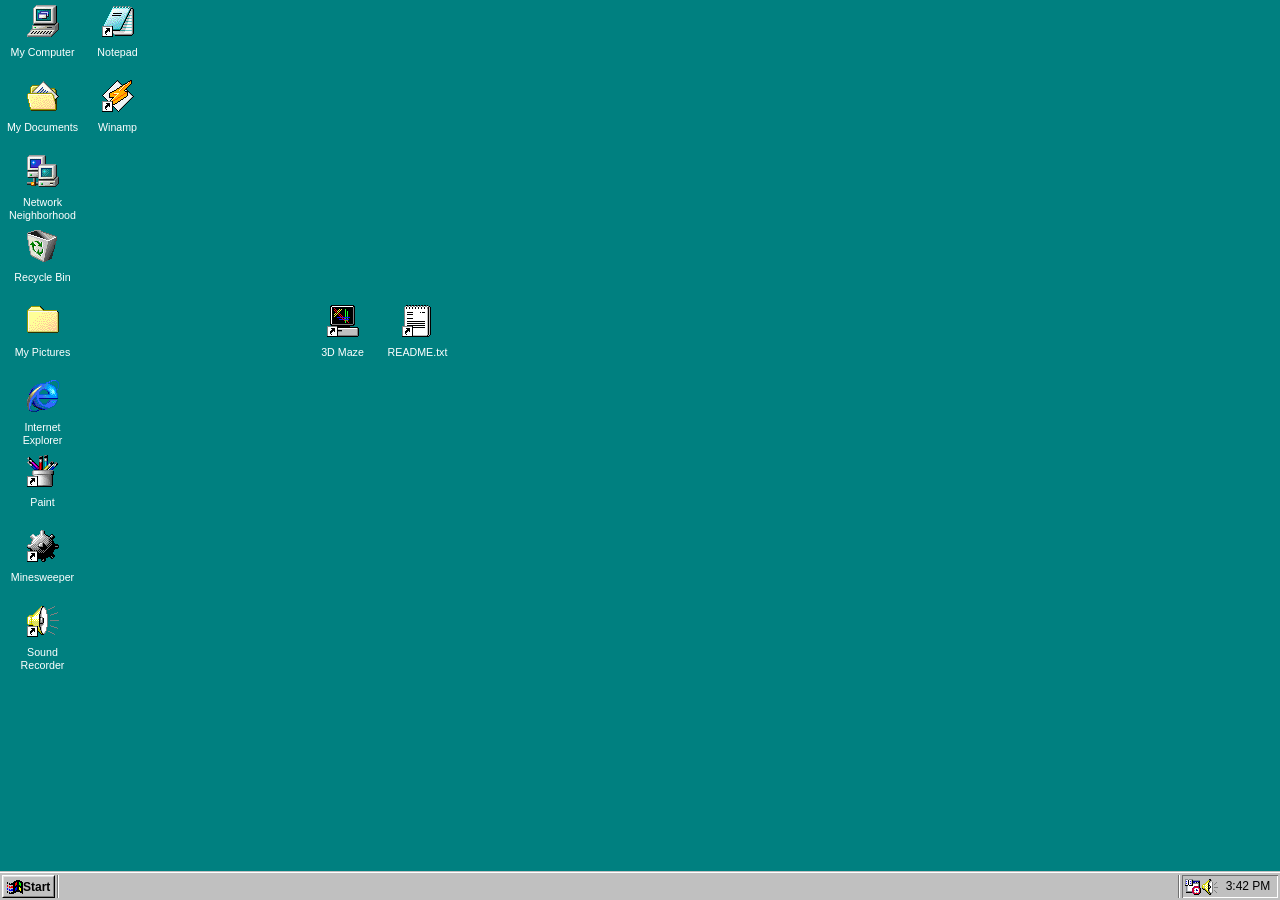
<file: desktop/index.html>
<!doctype html>
<html>
	<head>
		<meta charset="utf-8">
		<title>Windows 98 Desktop</title>
		<link href="layout.css" rel="stylesheet" type="text/css">
		<link href="classic.css" rel="stylesheet" type="text/css">
		<link rel="manifest" href="/site.webmanifest?v=LbWArJzeO7">
		<link rel="mask-icon" href="/safari-pinned-tab.svg?v=LbWArJzeO7" color="#5bbad5">
		<meta name="apple-mobile-web-app-title" content="98.js">
		<meta name="application-name" content="98.js">
		<meta name="msapplication-TileColor" content="#2b5797">
		<meta name="theme-color" content="#008080">		
		<meta name="viewport" content="width=device-width, user-scalable=no">
	</head>
	<body>
		<div class="desktop" style="background-size: cover; background-position: center;" touch-action="none"><div class="folder-view focused"><div class="marquee" style="display: none;"></div><div class="desktop-icon" draggable="true" title="My Computer" style="position: absolute; width: 75px; height: 75px; left: 0px; top: 0px;"><div class="icon-wrapper"><img class="icon" draggable="false" src="./images/icons/my-computer-32x32.png" width="32" height="32"><img class="icon selection-effect" draggable="false" src="./images/icons/my-computer-32x32.png" width="32" height="32"></div><div class="title">My Computer</div></div><div class="desktop-icon" draggable="true" title="My Documents"  style="position: absolute; width: 75px; height: 75px; left: 0px; top: 75px;"><div class="icon-wrapper"><img class="icon" draggable="false" src="./images/icons/my-documents-folder-32x32.png" width="32" height="32"><img class="icon selection-effect" draggable="false" src="./images/icons/my-documents-folder-32x32.png" width="32" height="32"></div><div class="title">My Documents</div></div><div class="desktop-icon" draggable="true" title="Network Neighborhood" style="position: absolute; width: 75px; height: 75px; left: 0px; top: 150px;"><div class="icon-wrapper"><img class="icon" draggable="false" src="./images/icons/network-32x32.png" width="32" height="32"><img class="icon selection-effect" draggable="false" src="./images/icons/network-32x32.png" width="32" height="32"></div><div class="title">Network Neighborhood</div></div><div class="desktop-icon" draggable="true" title="Recycle Bin" style="position: absolute; width: 75px; height: 75px; left: 0px; top: 225px;"><div class="icon-wrapper"><img class="icon" draggable="false" src="./images/icons/recycle-bin-32x32.png" width="32" height="32"><img class="icon selection-effect" draggable="false" src="./images/icons/recycle-bin-32x32.png" width="32" height="32"></div><div class="title">Recycle Bin</div></div><div class="desktop-icon" draggable="true" title="My Pictures" style="position: absolute; width: 75px; height: 75px; left: 0px; top: 300px;"><div class="icon-wrapper"><img class="icon" draggable="false" src="./images/icons/folder-32x32.png" width="32" height="32"><img class="icon selection-effect" draggable="false" src="./images/icons/folder-32x32.png" width="32" height="32"></div><div class="title">My Pictures</div></div><div class="desktop-icon" draggable="true" title="Internet Explorer" style="position: absolute; width: 75px; height: 75px; left: 0px; top: 375px;"><div class="icon-wrapper"><img class="icon" draggable="false" src="./images/icons/internet-explorer-32x32.png" width="32" height="32"><img class="icon selection-effect" draggable="false" src="./images/icons/internet-explorer-32x32.png" width="32" height="32"></div><div class="title">Internet Explorer</div></div><div class="desktop-icon shortcut" draggable="true" title="Paint" style="position: absolute; width: 75px; height: 75px; left: 0px; top: 450px;"><div class="icon-wrapper"><img class="icon" draggable="false" src="./images/icons/paint-32x32.png" width="32" height="32"><img class="icon selection-effect" draggable="false" src="./images/icons/paint-32x32.png" width="32" height="32"></div><div class="title">Paint</div></div><div class="desktop-icon shortcut" draggable="true" title="Minesweeper" style="position: absolute; width: 75px; height: 75px; left: 0px; top: 525px;"><div class="icon-wrapper"><img class="icon" draggable="false" src="./images/icons/minesweeper-32x32.png" width="32" height="32"><img class="icon selection-effect" draggable="false" src="./images/icons/minesweeper-32x32.png" width="32" height="32"></div><div class="title">Minesweeper</div></div><div class="desktop-icon shortcut" draggable="true" title="Sound Recorder" style="position: absolute; width: 75px; height: 75px; left: 0px; top: 600px;"><div class="icon-wrapper"><img class="icon" draggable="false" src="./images/icons/speaker-32x32.png" width="32" height="32"><img class="icon selection-effect" draggable="false" src="./images/icons/speaker-32x32.png" width="32" height="32"></div><div class="title">Sound Recorder</div></div><div class="desktop-icon shortcut" draggable="true" title="Notepad" style="position: absolute; width: 75px; height: 75px; left: 75px; top: 0px;"><div class="icon-wrapper"><img class="icon" draggable="false" src="./images/icons/notepad-32x32.png" width="32" height="32"><img class="icon selection-effect" draggable="false" src="./images/icons/notepad-32x32.png" width="32" height="32"></div><div class="title">Notepad</div></div><div class="desktop-icon shortcut" draggable="true" title="Winamp" style="position: absolute; width: 75px; height: 75px; left: 75px; top: 75px;"><div class="icon-wrapper"><img class="icon" draggable="false" src="./images/icons/winamp2-32x32.png" width="32" height="32"><img class="icon selection-effect" draggable="false" src="./images/icons/winamp2-32x32.png" width="32" height="32"></div><div class="title">Winamp</div></div><div id="saver" class="desktop-icon shortcut" draggable="true" title="3D Maze" style="position: absolute; width: 75px; height: 75px; left: 300px; top: 300px;"><div class="icon-wrapper"><img class="icon" draggable="false" src="./images/icons/pipes-32x32.png" width="32" height="32"><img class="icon selection-effect" draggable="false" src="./images/icons/pipes-32x32.png" width="32" height="32"></div><div class="title">3D Maze</div></div></div><div id="readme" class="desktop-icon shortcut" draggable="true" title="README.txt" style="position: absolute; width: 75px; height: 75px; left: 375px; top: 300px;"><div class="icon-wrapper"><img class="icon" draggable="false" src="./images/icons/notepad-file-32x32.png" width="32" height="32"><img class="icon selection-effect" draggable="false" src="./images/icons/notepad-file-32x32.png" width="32" height="32"></div><div class="title">README.txt</div></div></div></div>
		<div class="taskbar">
			<button class="start-button" title="Click here to begin.">
				<img src="images/start.png"/><b>Start</b>
			</button>
			<div class="taskbar-divider"></div>
			<!-- TODO: pinned apps and resizing handles -->
			<div class="tasks"></div>
			<div class="taskbar-divider"></div>
			<div class="tray">
				<div class="tray-icons">
					<img class="tray-icon" src="images/icons/task-scheduler-16x16.png" title="Task Scheduler">
					<img class="tray-icon" src="images/icons/audio-okay-16x16.png" title="Volume">
				</div>
				<div class="taskbar-time" id="time" title="Wednesday, May 08, 12:41 AM">3:31 PM</div>
			</div>
		</div>
		<script>
		document.getElementById("saver").addEventListener("dblclick", function(){window.location.href = "../maze.html"});
		document.getElementById("readme").addEventListener("dblclick", function(){window.location.href = "../README.txt"});
		
		var d = new Date();
		var hours = d.getHours();
		var minutes = d.getMinutes();
		var ampm = hours >= 12 ? 'PM' : 'AM';
		hours = hours % 12;
		hours = hours ? hours : 12;
		minutes = minutes < 10 ? '0'+minutes : minutes;
		var strTime = hours + ':' + minutes + " "+ ampm;
		document.getElementById("time").innerHTML = strTime;

		var day = d.getDate();
		day = day < 10 ? '0'+day : day;
		document.getElementById("time").setAttribute("title",["Sunday","Monday","Tuesday","Wednesday","Thursday","Friday","Saturday"][d.getDay()]+", "+["January","Feburary","March","April","May","June","July","August","September","October","November","December"][d.getMonth()]+" "+day+", "+strTime);

		</script>
	</body>
</html>
</file>
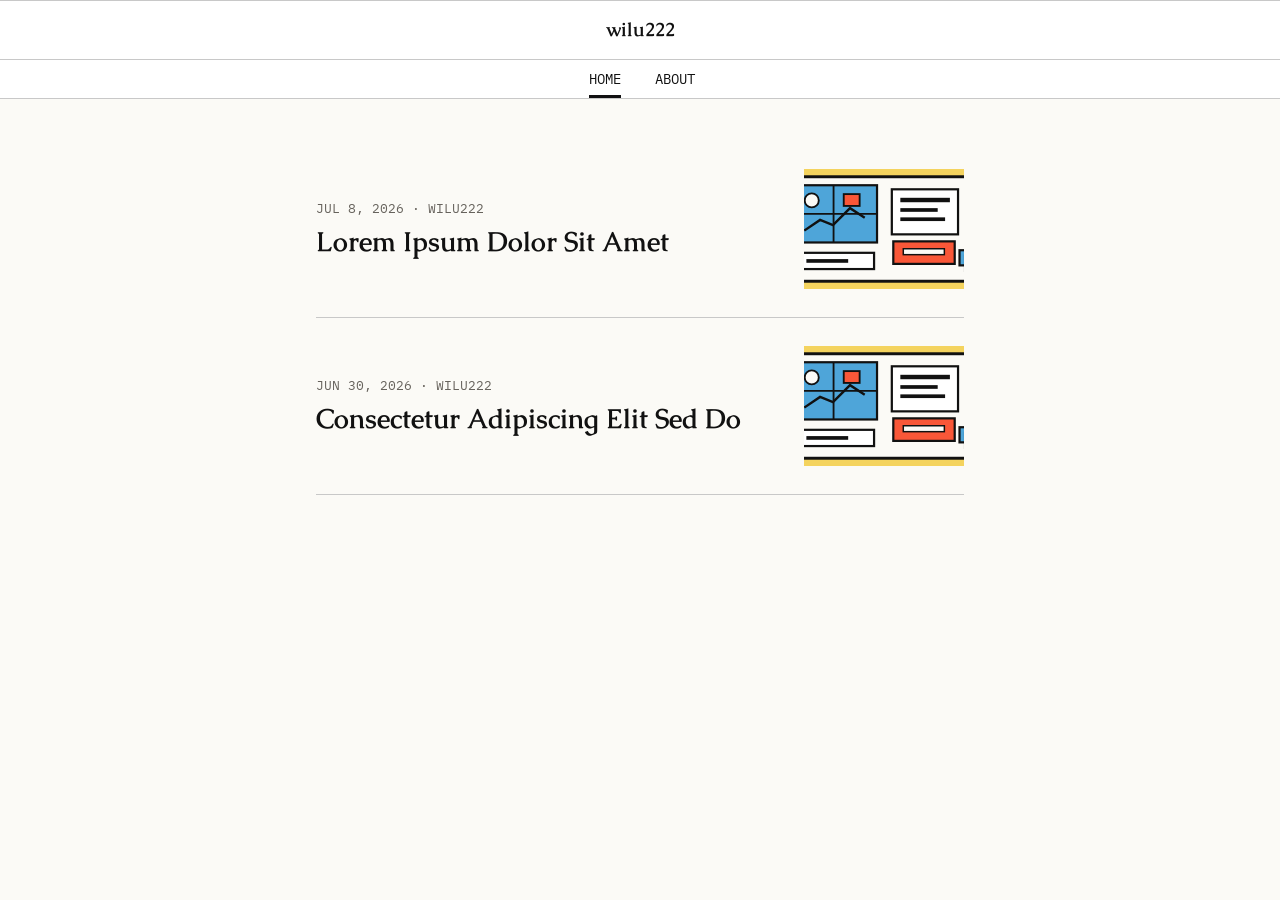
<file: docs/index.html>
<!doctype html>
<html lang="en">
  <head>
    <meta charset="utf-8">
    <meta name="viewport" content="width=device-width, initial-scale=1">
    <title>wilu222 | Home</title>
    <link rel="stylesheet" href="styles.css">

    <link rel="preconnect" href="https://fonts.googleapis.com">
    <link rel="preconnect" href="https://fonts.gstatic.com" crossorigin>
    <link href="https://fonts.googleapis.com/css2?family=Caudex:ital,wght@0,400;0,700;1,400;1,700&family=IBM+Plex+Mono:ital,wght@0,400;0,500;0,700;1,400&family=Inter:ital,opsz,wght@0,14..32,100..900;1,14..32,100..900&display=swap" rel="stylesheet">
  </head>
  <body>
    <header class="site-header">
      <a class="site-title" href="index.html">wilu222</a>
      <nav class="site-nav" aria-label="Primary navigation">
        <a aria-current="page" href="index.html"><span>Home</span></a>
        <a href="about.html"><span>About</span></a>
      </nav>
    </header>

    <main class="post-list">
      <article class="post-row">
        <a class="post-copy" href="article.html">
          <p class="post-meta">Jul 8, 2026 · wilu222</p>
          <h2>Lorem Ipsum Dolor Sit Amet</h2>
        </a>
        <a class="post-image-link" href="article.html" aria-label="Read analytics notes">
          <img src="assets/article-header.svg" alt="">
        </a>
      </article>

      <article class="post-row">
        <a class="post-copy" href="article.html">
          <p class="post-meta">Jun 30, 2026 · wilu222</p>
          <h2>Consectetur Adipiscing Elit Sed Do</h2>
        </a>
        <a class="post-image-link" href="article.html" aria-label="Read automation taste">
          <img src="assets/article-header.svg" alt="">
        </a>
      </article>
    </main>
  </body>
</html>
</file>
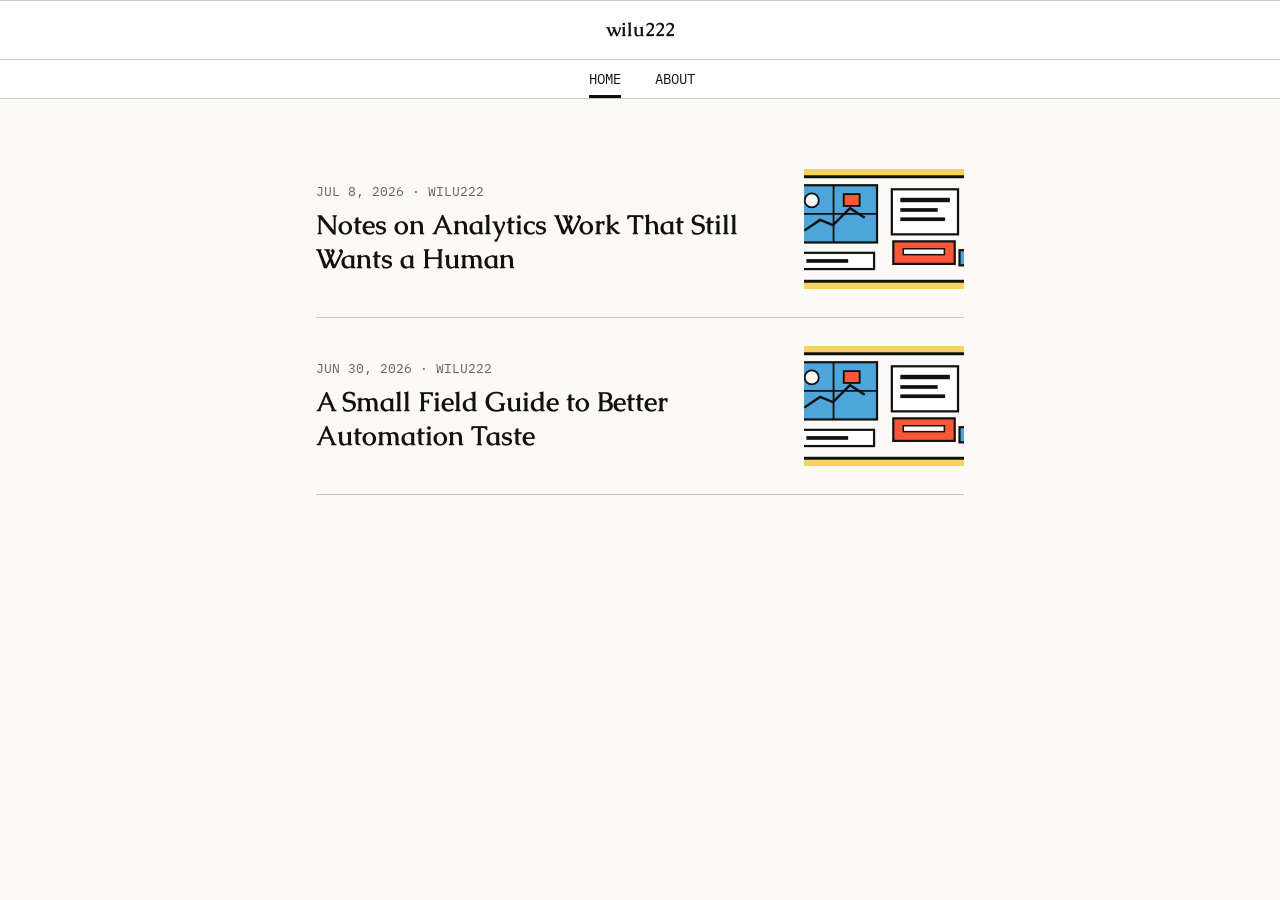
<file: web/index.html>
<!doctype html>
<html lang="en">
  <head>
    <meta charset="utf-8">
    <meta name="viewport" content="width=device-width, initial-scale=1">
    <title>wilu222 | Home</title>
    <link rel="stylesheet" href="styles.css">

    <link rel="preconnect" href="https://fonts.googleapis.com">
    <link rel="preconnect" href="https://fonts.gstatic.com" crossorigin>
    <link href="https://fonts.googleapis.com/css2?family=Caudex:ital,wght@0,400;0,700;1,400;1,700&family=IBM+Plex+Mono:ital,wght@0,400;0,500;0,700;1,400&family=Inter:ital,opsz,wght@0,14..32,100..900;1,14..32,100..900&display=swap" rel="stylesheet">
  </head>
  <body>
    <header class="site-header">
      <a class="site-title" href="index.html">wilu222</a>
      <nav class="site-nav" aria-label="Primary navigation">
        <a aria-current="page" href="index.html"><span>Home</span></a>
        <a href="about.html"><span>About</span></a>
      </nav>
    </header>

    <main class="post-list">
      <article class="post-row">
        <a class="post-copy" href="article.html">
          <p class="post-meta">Jul 8, 2026 · wilu222</p>
          <h2>Notes on Analytics Work That Still Wants a Human</h2>
        </a>
        <a class="post-image-link" href="article.html" aria-label="Read analytics notes">
          <img src="assets/article-header.svg" alt="">
        </a>
      </article>

      <article class="post-row">
        <a class="post-copy" href="article.html">
          <p class="post-meta">Jun 30, 2026 · wilu222</p>
          <h2>A Small Field Guide to Better Automation Taste</h2>
        </a>
        <a class="post-image-link" href="article.html" aria-label="Read automation taste">
          <img src="assets/article-header.svg" alt="">
        </a>
      </article>
    </main>
  </body>
</html>
</file>
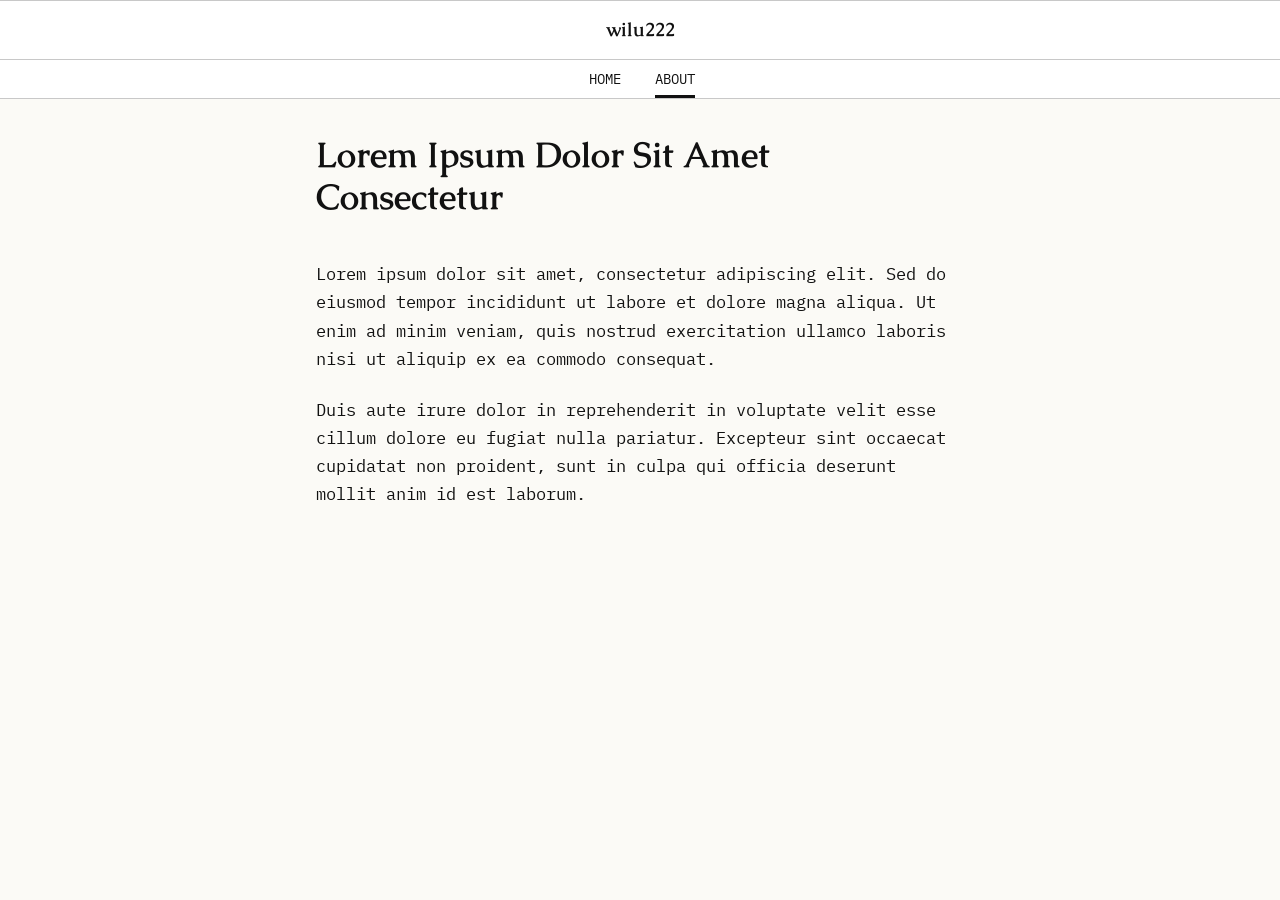
<file: docs/about.html>
<!doctype html>
<html lang="en">
  <head>
    <meta charset="utf-8">
    <meta name="viewport" content="width=device-width, initial-scale=1">
    <title>About | wilu222</title>
    <link rel="stylesheet" href="styles.css">

    <link rel="preconnect" href="https://fonts.googleapis.com">
    <link rel="preconnect" href="https://fonts.gstatic.com" crossorigin>
    <link href="https://fonts.googleapis.com/css2?family=Caudex:ital,wght@0,400;0,700;1,400;1,700&family=IBM+Plex+Mono:ital,wght@0,400;0,500;0,700;1,400&family=Inter:ital,opsz,wght@0,14..32,100..900;1,14..32,100..900&display=swap" rel="stylesheet">
  </head>
  <body>
    <header class="site-header">
      <a class="site-title" href="index.html">wilu222</a>
      <nav class="site-nav" aria-label="Primary navigation">
        <a href="index.html"><span>Home</span></a>
        <a aria-current="page" href="about.html"><span>About</span></a>
      </nav>
    </header>

    <main class="article-shell">
      <header class="article-hero compact-hero">
        <h1>Lorem Ipsum Dolor Sit Amet Consectetur</h1>
      </header>

      <div class="article-rule" aria-hidden="true"></div>

      <section class="article-body">
        <p>
          Lorem ipsum dolor sit amet, consectetur adipiscing elit. Sed do
          eiusmod tempor incididunt ut labore et dolore magna aliqua. Ut
          enim ad minim veniam, quis nostrud exercitation ullamco laboris
          nisi ut aliquip ex ea commodo consequat.
        </p>
        <p>
          Duis aute irure dolor in reprehenderit in voluptate velit esse
          cillum dolore eu fugiat nulla pariatur. Excepteur sint occaecat
          cupidatat non proident, sunt in culpa qui officia deserunt
          mollit anim id est laborum.
        </p>
      </section>
    </main>
  </body>
</html>
</file>
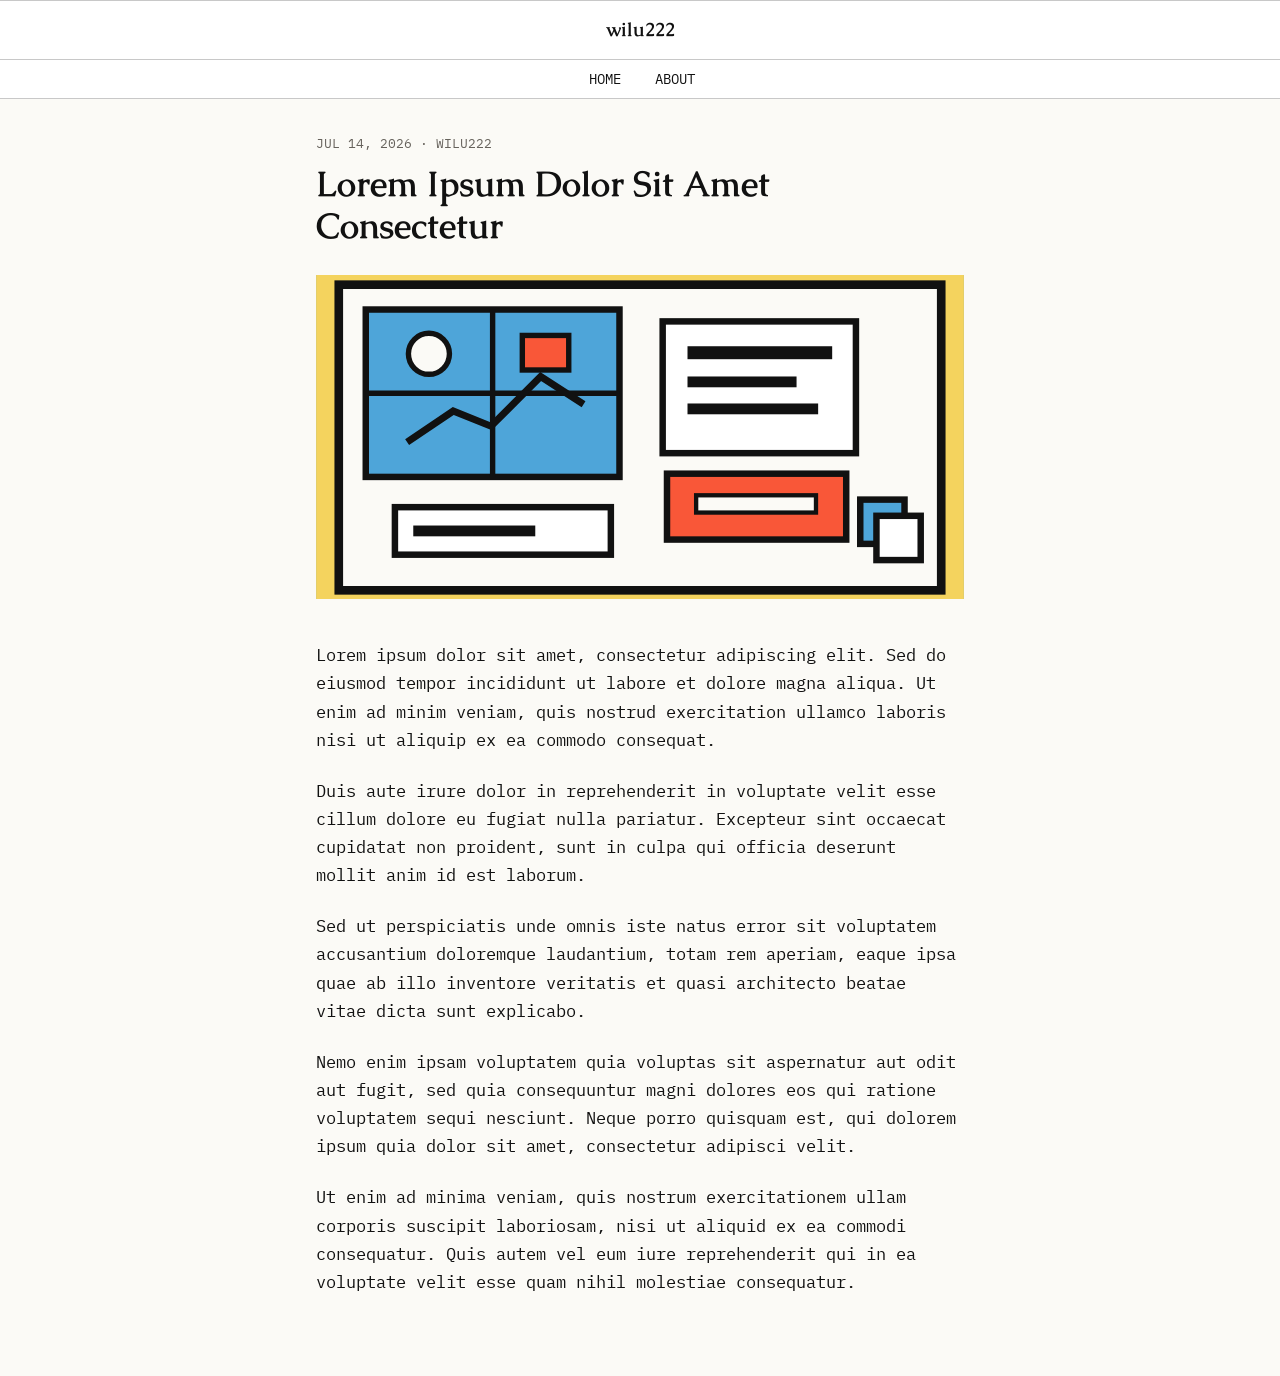
<file: docs/article.html>
<!doctype html>
<html lang="en">
  <head>
    <meta charset="utf-8">
    <meta name="viewport" content="width=device-width, initial-scale=1">
    <title>Lorem Ipsum Dolor Sit Amet | wilu222</title>
    <link rel="stylesheet" href="styles.css">

    <link rel="preconnect" href="https://fonts.googleapis.com">
    <link rel="preconnect" href="https://fonts.gstatic.com" crossorigin>
    <link href="https://fonts.googleapis.com/css2?family=Caudex:ital,wght@0,400;0,700;1,400;1,700&family=IBM+Plex+Mono:ital,wght@0,400;0,500;0,700;1,400&family=Inter:ital,opsz,wght@0,14..32,100..900;1,14..32,100..900&display=swap" rel="stylesheet">
  </head>
  <body>
    <header class="site-header">
      <a class="site-title" href="index.html">wilu222</a>
      <nav class="site-nav" aria-label="Primary navigation">
        <a href="index.html"><span>Home</span></a>
        <a href="about.html"><span>About</span></a>
      </nav>
    </header>

    <main>
      <article class="article-shell">
        <header class="article-hero">
          <p class="post-meta">Jul 14, 2026 · wilu222</p>
          <h1>Lorem Ipsum Dolor Sit Amet Consectetur</h1>
        </header>

        <figure class="article-photo">
          <img src="assets/article-header.svg" alt="Abstract desk scene with quadrant notes and a laptop">
        </figure>

        <div class="article-rule" aria-hidden="true"></div>

        <section class="article-body">
          <p>
            Lorem ipsum dolor sit amet, consectetur adipiscing elit. Sed do
            eiusmod tempor incididunt ut labore et dolore magna aliqua. Ut
            enim ad minim veniam, quis nostrud exercitation ullamco laboris
            nisi ut aliquip ex ea commodo consequat.
          </p>
          <p>
            Duis aute irure dolor in reprehenderit in voluptate velit esse
            cillum dolore eu fugiat nulla pariatur. Excepteur sint occaecat
            cupidatat non proident, sunt in culpa qui officia deserunt
            mollit anim id est laborum.
          </p>
          <p>
            Sed ut perspiciatis unde omnis iste natus error sit voluptatem
            accusantium doloremque laudantium, totam rem aperiam, eaque
            ipsa quae ab illo inventore veritatis et quasi architecto
            beatae vitae dicta sunt explicabo.
          </p>
          <p>
            Nemo enim ipsam voluptatem quia voluptas sit aspernatur aut
            odit aut fugit, sed quia consequuntur magni dolores eos qui
            ratione voluptatem sequi nesciunt. Neque porro quisquam est,
            qui dolorem ipsum quia dolor sit amet, consectetur adipisci
            velit.
          </p>
          <p>
            Ut enim ad minima veniam, quis nostrum exercitationem ullam
            corporis suscipit laboriosam, nisi ut aliquid ex ea commodi
            consequatur. Quis autem vel eum iure reprehenderit qui in ea
            voluptate velit esse quam nihil molestiae consequatur.
          </p>
        </section>
      </article>
    </main>
  </body>
</html>
</file>
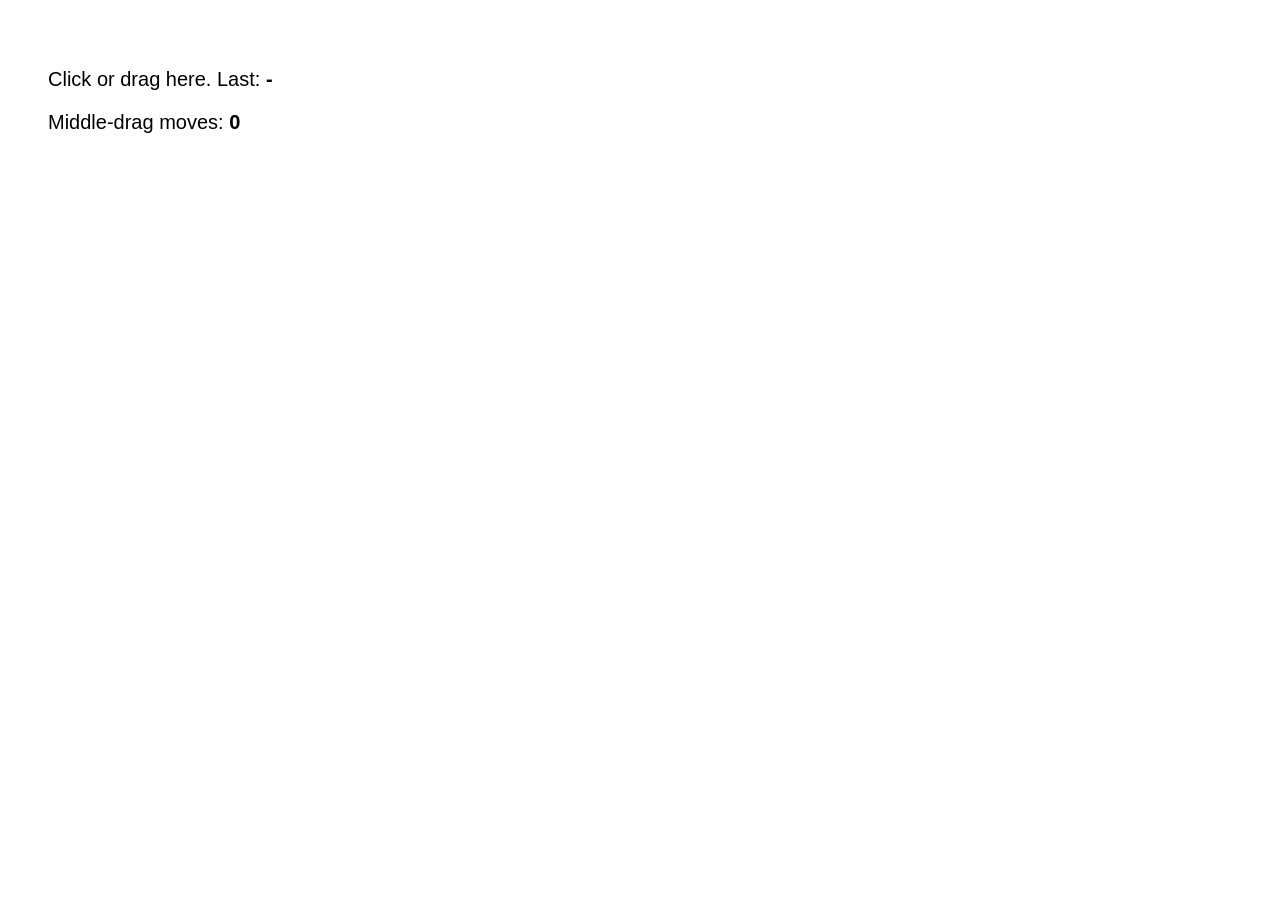
<file: docs/middle-click-test.html>
<!doctype html>
<html lang="en">
<head>
<meta charset="utf-8">
<meta name="viewport" content="width=device-width, initial-scale=1">
<title>Middle Click Test</title>
</head>
<body style="font:20px sans-serif;padding:2em;height:90vh"><p>Click or drag here. Last: <b id=o>-</b></p><p>Middle-drag moves: <b id=d>0</b></p>
<script>
let down = -1, moves = 0
addEventListener('mousedown', e => { down = e.button; moves = 0; o.textContent = 'down button ' + e.button; e.preventDefault() })
addEventListener('mousemove', e => { if (down === 1 && (e.buttons & 4)) d.textContent = ++moves })
addEventListener('mouseup', e => { o.textContent += ', up button ' + e.button; down = -1 })
addEventListener('contextmenu', e => e.preventDefault())
</script></body>
</html>
</file>
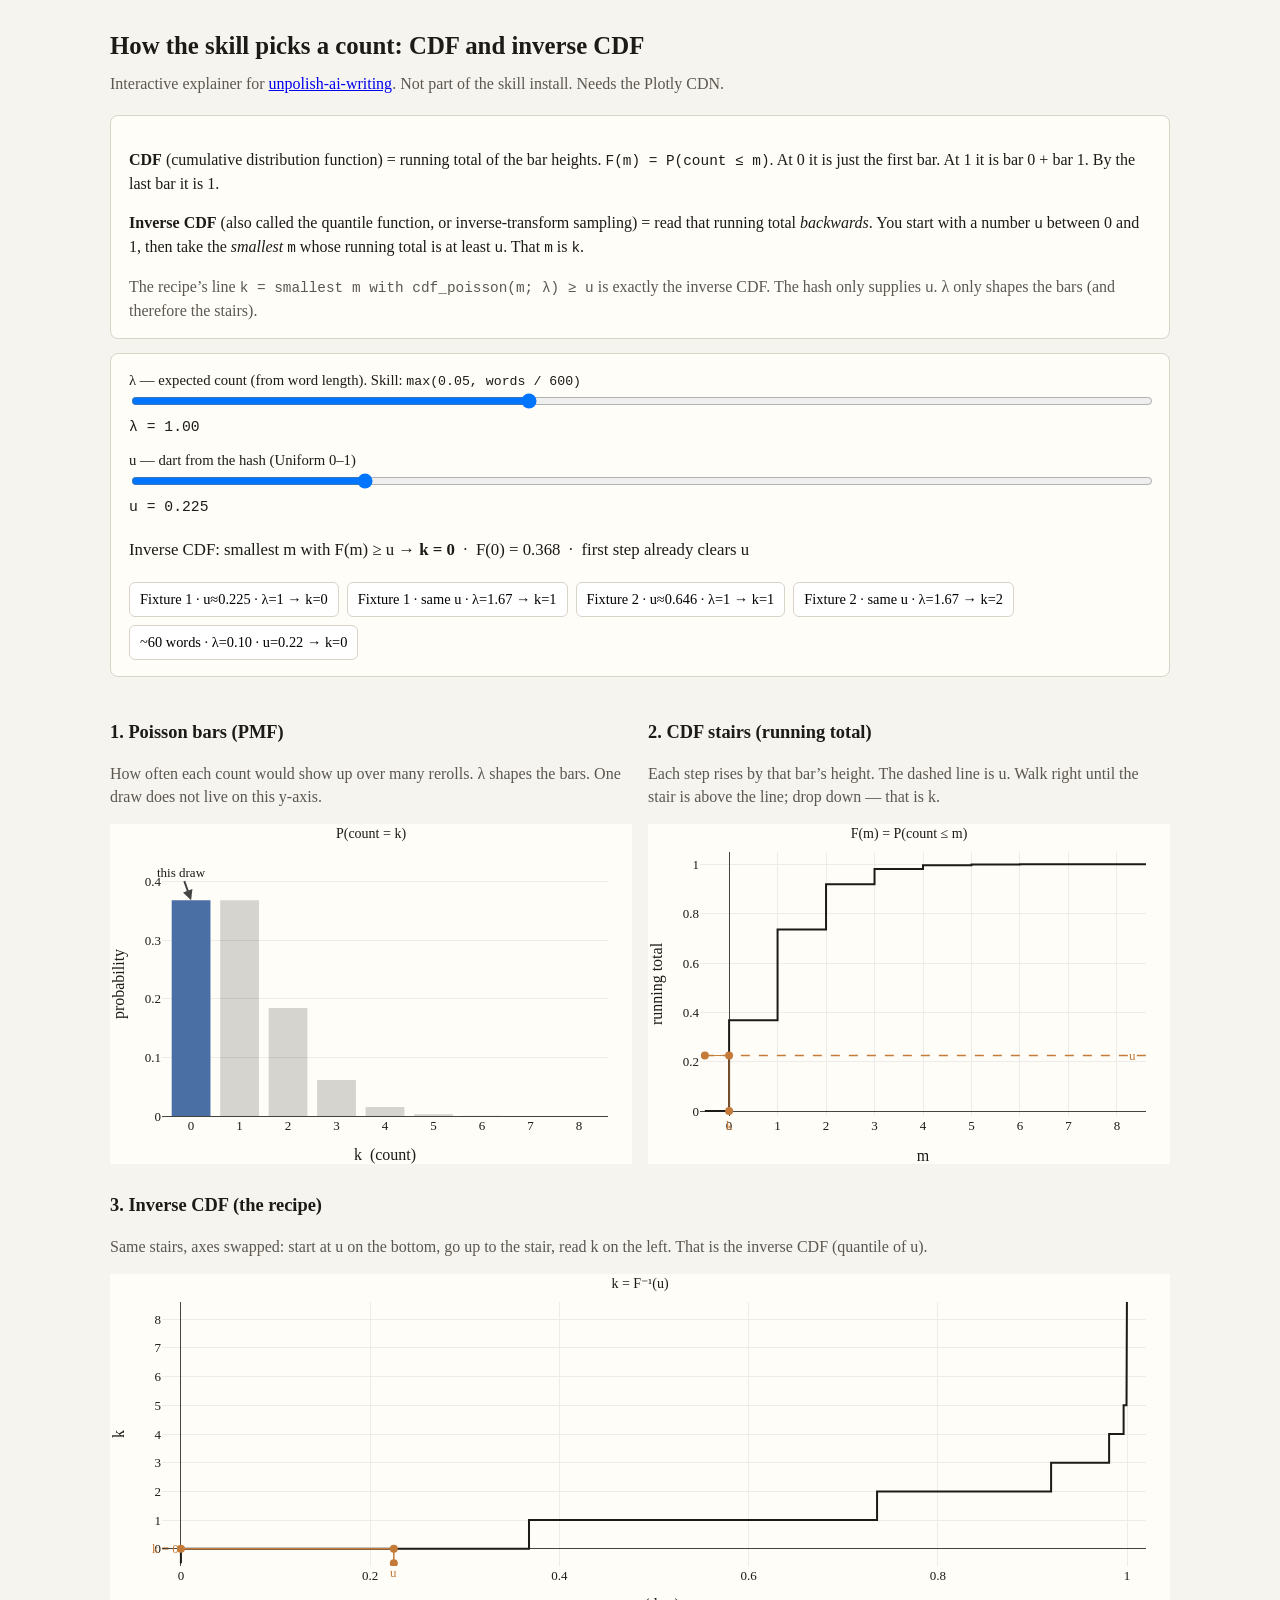
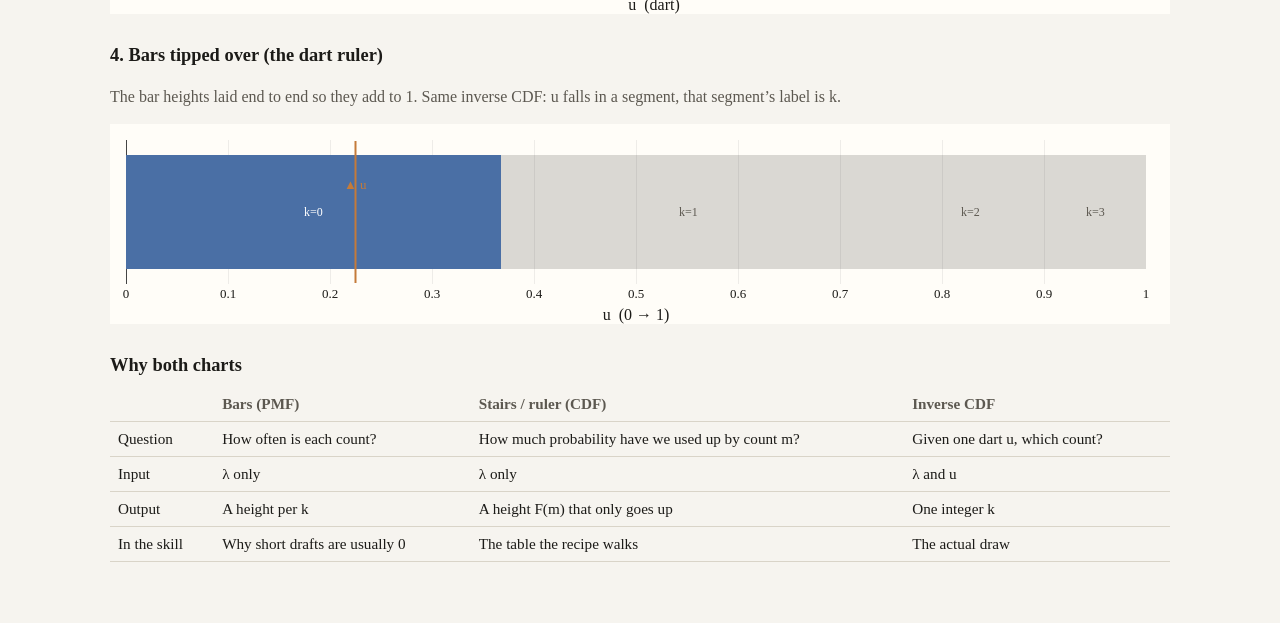
<file: docs/poisson-draw.html>
<!DOCTYPE html>
<html lang="en">
<head>
  <meta charset="utf-8">
  <meta name="viewport" content="width=device-width, initial-scale=1">
  <title>Poisson draw — CDF and inverse CDF</title>
  <script src="https://cdn.plot.ly/plotly-2.35.2.min.js"></script>
  <style>
    :root {
      --bg: #f6f4ef;
      --ink: #1c1b18;
      --muted: #5c5850;
      --card: #fffdf8;
      --line: #d9d4c8;
      --k0: #4a6fa5;
      --k1: #c47b3a;
      --k2: #6a8f5a;
    }
    * { box-sizing: border-box; }
    body {
      margin: 0;
      font: 16px/1.45 Georgia, "Times New Roman", serif;
      color: var(--ink);
      background: var(--bg);
    }
    main { max-width: 1100px; margin: 0 auto; padding: 28px 20px 64px; }
    h1 { font-size: 1.55rem; font-weight: 600; margin: 0 0 8px; }
    h2 { font-size: 1.15rem; font-weight: 600; margin: 28px 0 8px; }
    p, li { color: var(--ink); }
    .lede, .muted { color: var(--muted); }
    .lede { margin: 0 0 20px; }
    code, .mono { font-family: ui-monospace, SFMono-Regular, Menlo, monospace; font-size: 0.9em; }
    .card {
      background: var(--card);
      border: 1px solid var(--line);
      border-radius: 8px;
      padding: 16px 18px;
      margin: 14px 0;
    }
    .row { display: grid; grid-template-columns: 1fr 1fr; gap: 16px; }
    @media (max-width: 800px) { .row { grid-template-columns: 1fr; } }
    .controls { display: grid; gap: 12px; }
    label { display: block; font-size: 0.92rem; }
    input[type="range"] { width: 100%; }
    .val { font-family: ui-monospace, SFMono-Regular, Menlo, monospace; }
    .readout {
      font-size: 1.05rem;
      margin: 8px 0 0;
    }
    .btns { display: flex; flex-wrap: wrap; gap: 8px; margin-top: 8px; }
    button {
      font: inherit;
      font-size: 0.9rem;
      padding: 6px 10px;
      border: 1px solid var(--line);
      background: #fff;
      border-radius: 6px;
      cursor: pointer;
    }
    button:hover { border-color: #888; }
    .plot { height: 340px; }
    .plot-wide { height: 200px; }
    table { border-collapse: collapse; width: 100%; font-size: 0.95rem; }
    th, td { text-align: left; padding: 6px 8px; border-bottom: 1px solid var(--line); vertical-align: top; }
    th { color: var(--muted); font-weight: 600; }
  </style>
</head>
<body>
<main>
  <h1>How the skill picks a count: CDF and inverse CDF</h1>
  <p class="lede">Interactive explainer for <a href="https://github.com/wilu222/unpolish-ai-writing">unpolish-ai-writing</a>. Not part of the skill install. Needs the Plotly CDN.</p>

  <div class="card">
    <p><strong>CDF</strong> (cumulative distribution function) = running total of the bar heights. <span class="mono">F(m) = P(count ≤ m)</span>. At 0 it is just the first bar. At 1 it is bar 0 + bar 1. By the last bar it is 1.</p>
    <p><strong>Inverse CDF</strong> (also called the quantile function, or inverse-transform sampling) = read that running total <em>backwards</em>. You start with a number <span class="mono">u</span> between 0 and 1, then take the <em>smallest</em> <span class="mono">m</span> whose running total is at least <span class="mono">u</span>. That <span class="mono">m</span> is <span class="mono">k</span>.</p>
    <p class="muted" style="margin-bottom:0">The recipe’s line <span class="mono">k = smallest m with cdf_poisson(m; λ) ≥ u</span> is exactly the inverse CDF. The hash only supplies <span class="mono">u</span>. λ only shapes the bars (and therefore the stairs).</p>
  </div>

  <div class="card controls">
    <label>λ — expected count (from word length). Skill: <span class="mono">max(0.05, words / 600)</span>
      <div><input id="lambda" type="range" min="0.05" max="2.5" step="0.01" value="1"> <span class="val" id="lambdaOut"></span></div>
    </label>
    <label>u — dart from the hash (Uniform 0–1)
      <div><input id="u" type="range" min="0.001" max="0.999" step="0.001" value="0.225"> <span class="val" id="uOut"></span></div>
    </label>
    <p class="readout" id="readout"></p>
    <div class="btns">
      <button type="button" data-preset="f1-lo">Fixture 1 · u≈0.225 · λ=1 → k=0</button>
      <button type="button" data-preset="f1-hi">Fixture 1 · same u · λ=1.67 → k=1</button>
      <button type="button" data-preset="f2-lo">Fixture 2 · u≈0.646 · λ=1 → k=1</button>
      <button type="button" data-preset="f2-hi">Fixture 2 · same u · λ=1.67 → k=2</button>
      <button type="button" data-preset="short">~60 words · λ=0.10 · u=0.22 → k=0</button>
    </div>
  </div>

  <div class="row">
    <div>
      <h2>1. Poisson bars (PMF)</h2>
      <p class="muted">How often each count would show up over many rerolls. λ shapes the bars. One draw does not live on this y-axis.</p>
      <div id="pmf" class="plot"></div>
    </div>
    <div>
      <h2>2. CDF stairs (running total)</h2>
      <p class="muted">Each step rises by that bar’s height. The dashed line is u. Walk right until the stair is above the line; drop down — that is k.</p>
      <div id="cdf" class="plot"></div>
    </div>
  </div>

  <h2>3. Inverse CDF (the recipe)</h2>
  <p class="muted">Same stairs, axes swapped: start at u on the bottom, go up to the stair, read k on the left. That is the inverse CDF (quantile of u).</p>
  <div id="inv" class="plot"></div>

  <h2>4. Bars tipped over (the dart ruler)</h2>
  <p class="muted">The bar heights laid end to end so they add to 1. Same inverse CDF: u falls in a segment, that segment’s label is k.</p>
  <div id="ruler" class="plot-wide"></div>

  <h2>Why both charts</h2>
  <table>
    <thead>
      <tr><th></th><th>Bars (PMF)</th><th>Stairs / ruler (CDF)</th><th>Inverse CDF</th></tr>
    </thead>
    <tbody>
      <tr>
        <td>Question</td>
        <td>How often is each count?</td>
        <td>How much probability have we used up by count m?</td>
        <td>Given one dart u, which count?</td>
      </tr>
      <tr>
        <td>Input</td>
        <td>λ only</td>
        <td>λ only</td>
        <td>λ and u</td>
      </tr>
      <tr>
        <td>Output</td>
        <td>A height per k</td>
        <td>A height F(m) that only goes up</td>
        <td>One integer k</td>
      </tr>
      <tr>
        <td>In the skill</td>
        <td>Why short drafts are usually 0</td>
        <td>The table the recipe walks</td>
        <td>The actual draw</td>
      </tr>
    </tbody>
  </table>
</main>
<script>
(function () {
  const MAX_K = 10;
  const colors = ["#4a6fa5", "#c47b3a", "#6a8f5a", "#8b5a7a", "#5a8f8b", "#a35a4a", "#6b6b8a", "#7a6a4a", "#4a7a6a", "#7a4a6a", "#555"];

  function logFact(n) {
    let s = 0;
    for (let i = 2; i <= n; i++) s += Math.log(i);
    return s;
  }

  function pmf(k, lambda) {
    if (lambda <= 0) return k === 0 ? 1 : 0;
    return Math.exp(-lambda + k * Math.log(lambda) - logFact(k));
  }

  function dist(lambda) {
    const p = [];
    const F = [];
    let run = 0;
    for (let k = 0; k <= MAX_K; k++) {
      const pk = pmf(k, lambda);
      p.push(pk);
      run += pk;
      F.push(Math.min(run, 1));
    }
    return { p, F };
  }

  function inverseCdf(F, u) {
    for (let m = 0; m < F.length; m++) {
      if (F[m] >= u) return m;
    }
    return F.length - 1;
  }

  const elL = document.getElementById("lambda");
  const elU = document.getElementById("u");
  const outL = document.getElementById("lambdaOut");
  const outU = document.getElementById("uOut");
  const readout = document.getElementById("readout");

  const layoutBase = {
    paper_bgcolor: "#fffdf8",
    plot_bgcolor: "#fffdf8",
    font: { family: "Georgia, serif", size: 13, color: "#1c1b18" },
    margin: { t: 28, r: 24, b: 48, l: 52 },
    hovermode: "closest"
  };

  function draw() {
    const lambda = Number(elL.value);
    const u = Number(elU.value);
    const { p, F } = dist(lambda);
    const k = inverseCdf(F, u);
    const ks = p.map((_, i) => i);

    outL.textContent = "λ = " + lambda.toFixed(2);
    outU.textContent = "u = " + u.toFixed(3);
    readout.innerHTML = "Inverse CDF: smallest m with F(m) ≥ u  →  <strong>k = " + k + "</strong>"
      + " &nbsp;·&nbsp; F(" + k + ") = " + F[k].toFixed(3)
      + (k > 0 ? " &nbsp;·&nbsp; F(" + (k - 1) + ") = " + F[k - 1].toFixed(3) + " (still below u)" : " &nbsp;·&nbsp; first step already clears u");

    const barColors = ks.map((i) => (i === k ? colors[i] : "rgba(28,27,24,0.18)"));

    Plotly.react("pmf", [{
      type: "bar",
      x: ks,
      y: p,
      marker: { color: barColors },
      hovertemplate: "k = %{x}<br>P(k) = %{y:.3f}<extra></extra>"
    }], Object.assign({}, layoutBase, {
      title: { text: "P(count = k)", font: { size: 14 } },
      xaxis: { title: "k  (count)", dtick: 1, range: [-0.6, 8.6] },
      yaxis: { title: "probability", rangemode: "tozero", range: [0, Math.max(0.45, p[0] + 0.08)] },
      annotations: [{
        x: k, y: p[k], text: "this draw", showarrow: true, arrowhead: 2, ay: -28
      }]
    }), { displayModeBar: false, responsive: true });

    const stepX = [-0.5];
    const stepY = [0];
    for (let i = 0; i < ks.length; i++) {
      stepX.push(i, i + 0.999);
      stepY.push(F[i], F[i]);
    }

    Plotly.react("cdf", [
      {
        type: "scatter",
        mode: "lines",
        x: stepX,
        y: stepY,
        line: { color: "#1c1b18", width: 2, shape: "hv" },
        hovertemplate: "F(%{x:.0f}) ≈ %{y:.3f}<extra></extra>",
        name: "CDF"
      },
      {
        type: "scatter",
        mode: "lines",
        x: [-0.5, 8.6],
        y: [u, u],
        line: { color: "#c47b3a", width: 1.5, dash: "dash" },
        name: "u",
        hovertemplate: "u = %{y:.3f}<extra></extra>"
      },
      {
        type: "scatter",
        mode: "lines+markers",
        x: [-0.5, k, k],
        y: [u, u, 0],
        line: { color: "#c47b3a", width: 1 },
        marker: { size: 8, color: "#c47b3a" },
        name: "read k",
        hoverinfo: "skip"
      }
    ], Object.assign({}, layoutBase, {
      title: { text: "F(m) = P(count ≤ m)", font: { size: 14 } },
      xaxis: { title: "m", dtick: 1, range: [-0.6, 8.6] },
      yaxis: { title: "running total", range: [-0.02, 1.05] },
      showlegend: false,
      annotations: [
        { x: 8.2, y: u, text: "u", showarrow: false, xanchor: "left", font: { color: "#c47b3a" } },
        { x: k, y: -0.02, text: "k", showarrow: false, yanchor: "top", font: { color: "#c47b3a" } }
      ]
    }), { displayModeBar: false, responsive: true });

    const invX = [0];
    const invY = [-0.5];
    for (let i = 0; i < ks.length; i++) {
      const lo = i === 0 ? 0 : F[i - 1];
      invX.push(lo, F[i]);
      invY.push(i, i);
    }

    Plotly.react("inv", [
      {
        type: "scatter",
        mode: "lines",
        x: invX,
        y: invY,
        line: { color: "#1c1b18", width: 2 },
        name: "inverse CDF",
        hovertemplate: "u = %{x:.3f} → k = %{y}<extra></extra>"
      },
      {
        type: "scatter",
        mode: "lines+markers",
        x: [0, u, u],
        y: [k, k, -0.5],
        line: { color: "#c47b3a", width: 1.5 },
        marker: { size: 8, color: "#c47b3a" },
        hoverinfo: "skip"
      }
    ], Object.assign({}, layoutBase, {
      title: { text: "k = F⁻¹(u)", font: { size: 14 } },
      xaxis: { title: "u  (dart)", range: [-0.02, 1.02] },
      yaxis: { title: "k", dtick: 1, range: [-0.6, 8.6] },
      showlegend: false,
      annotations: [
        { x: u, y: -0.5, text: "u", showarrow: false, yanchor: "top", font: { color: "#c47b3a" } },
        { x: 0, y: k, text: "k = " + k, showarrow: false, xanchor: "right", font: { color: "#c47b3a" } }
      ]
    }), { displayModeBar: false, responsive: true });

    const rulerTraces = ks.map((i) => ({
      type: "bar",
      orientation: "h",
      y: [" "],
      x: [p[i]],
      name: "k=" + i,
      marker: { color: i === k ? colors[i] : "rgba(28,27,24,0.16)" },
      hovertemplate: "k = " + i + "<br>width = P(k) = %{x:.3f}<extra></extra>"
    }));

    Plotly.react("ruler", rulerTraces, Object.assign({}, layoutBase, {
      barmode: "stack",
      margin: { t: 16, r: 24, b: 40, l: 16 },
      xaxis: { title: "u  (0 → 1)", range: [0, 1], dtick: 0.1 },
      yaxis: { showticklabels: false },
      showlegend: false,
      annotations: [
        { x: u, y: 0, text: "▲ u", showarrow: false, yshift: 28, font: { color: "#c47b3a" } },
        ...ks.filter((i) => p[i] > 0.04).map((i) => {
          const start = i === 0 ? 0 : F[i - 1];
          return {
            x: start + p[i] / 2,
            y: 0,
            text: "k=" + i,
            showarrow: false,
            font: { size: 12, color: i === k ? "#fff" : "#5c5850" }
          };
        })
      ],
      shapes: [{
        type: "line",
        x0: u, x1: u, y0: -0.5, y1: 0.5,
        line: { color: "#c47b3a", width: 2 }
      }]
    }), { displayModeBar: false, responsive: true });
  }

  const presets = {
    "f1-lo": { lambda: 1, u: 0.225 },
    "f1-hi": { lambda: 1.67, u: 0.225 },
    "f2-lo": { lambda: 1, u: 0.646 },
    "f2-hi": { lambda: 1.67, u: 0.646 },
    short: { lambda: 0.1, u: 0.22 }
  };

  document.querySelectorAll("[data-preset]").forEach((btn) => {
    btn.addEventListener("click", () => {
      const p = presets[btn.getAttribute("data-preset")];
      elL.value = p.lambda;
      elU.value = p.u;
      draw();
    });
  });

  elL.addEventListener("input", draw);
  elU.addEventListener("input", draw);
  draw();
})();
</script>
</body>
</html>
</file>
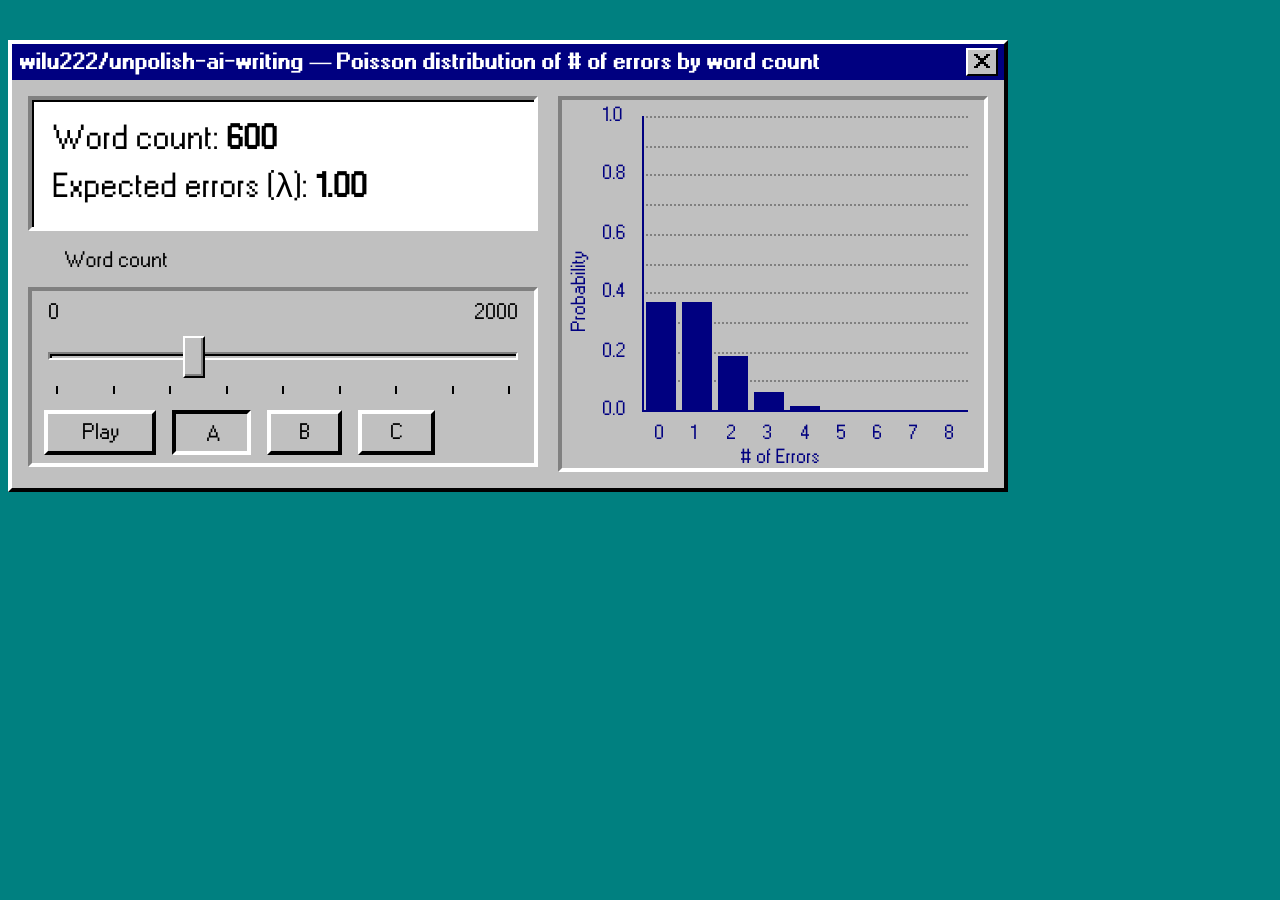
<file: docs/poisson-recorder.html>
<!DOCTYPE html>
<html lang="en">
<head>
  <meta charset="utf-8">
  <meta name="viewport" content="width=device-width, initial-scale=1">
  <title>unpolish-ai-writing — wilu222</title>
  <link rel="stylesheet" href="assets/win98.css">
</head>
<body class="recorder-frame">
  <div class="page-pad">
    <div class="w98-scale">
    <div class="w98-window" role="application" aria-label="unpolish-ai-writing Poisson">
      <div class="w98-titlebar">
        <span class="title" id="winTitle">wilu222/unpolish-ai-writing — Poisson distribution of # of errors by word count</span>
        <button type="button" class="w98-title-btn w98-close" aria-label="Close" tabindex="-1"></button>
      </div>
      <div class="w98-body">
        <div class="rec-left">
          <div class="w98-readout big" id="readout" aria-live="polite">
            <span class="line">Word count: <strong id="wordsOut">600</strong></span>
            <span class="line">Expected errors (λ): <strong id="lambdaOut">1.00</strong></span>
          </div>

          <fieldset class="w98-group">
            <legend>Word count</legend>
            <div class="w98-trackbar-wrap">
              <div class="w98-trackbar-labels">
                <span>0</span>
                <span>2000</span>
              </div>
              <input
                class="w98-trackbar"
                id="words"
                type="range"
                min="0"
                max="2000"
                step="25"
                value="600"
                aria-label="Word count"
              >
              <div class="w98-ticks" id="ticks" aria-hidden="true"></div>
            </div>
            <div class="w98-toolbar">
              <button type="button" class="w98-btn" id="play">Play</button>
              <button type="button" class="w98-btn" id="styleA">A</button>
              <button type="button" class="w98-btn" id="styleB">B</button>
              <button type="button" class="w98-btn" id="styleC">C</button>
            </div>
          </fieldset>
        </div>

        <div class="chart-panel">
          <div class="chart-stage recorder-stage">
            <canvas id="chart" width="640" height="160"></canvas>
            <div class="chart-labels" id="labels"></div>
          </div>
        </div>
      </div>
    </div>
    </div>
  </div>

  <script src="assets/poisson-charts.js"></script>
  <script>
(function () {
  var params = new URLSearchParams(location.search);
  var style = (params.get("style") || "a").toLowerCase();
  if (style !== "a" && style !== "b" && style !== "c") style = "a";

  var wordsEl = document.getElementById("words");
  var wordsOut = document.getElementById("wordsOut");
  var lambdaOut = document.getElementById("lambdaOut");
  var playBtn = document.getElementById("play");
  var ticking = false;
  var raf = 0;
  var dir = 1;

  Poisson98.makeTicks(document.getElementById("ticks"), 9);

  function setStyle(s) {
    style = s;
    document.getElementById("styleA").classList.toggle("is-pressed", style === "a");
    document.getElementById("styleB").classList.toggle("is-pressed", style === "b");
    document.getElementById("styleC").classList.toggle("is-pressed", style === "c");
    if (history.replaceState) {
      history.replaceState(null, "", "?style=" + style);
    }
    redraw();
  }

  function redraw() {
    var words = Number(wordsEl.value);
    var lambda = Poisson98.lambdaFromWords(words);
    wordsOut.textContent = String(words);
    lambdaOut.textContent = Poisson98.formatLambda(lambda);
    Poisson98.drawChart(document.getElementById("chart"), document.getElementById("labels"), style, lambda);
  }

  function stopPlay() {
    ticking = false;
    playBtn.textContent = "Play";
    playBtn.classList.remove("is-pressed");
    if (raf) cancelAnimationFrame(raf);
    raf = 0;
  }

  function tick() {
    if (!ticking) return;
    var v = Number(wordsEl.value);
    v += dir * 25;
    if (v >= 2000) { v = 2000; dir = -1; }
    if (v <= 0) { v = 0; dir = 1; }
    wordsEl.value = String(v);
    redraw();
    raf = requestAnimationFrame(function () {
      setTimeout(tick, 40);
    });
  }

  wordsEl.addEventListener("input", function () {
    stopPlay();
    redraw();
  });

  playBtn.addEventListener("click", function () {
    if (ticking) {
      stopPlay();
      return;
    }
    ticking = true;
    playBtn.textContent = "Stop";
    playBtn.classList.add("is-pressed");
    dir = 1;
    if (Number(wordsEl.value) <= 0) wordsEl.value = "0";
    tick();
  });

  document.getElementById("styleA").addEventListener("click", function () { stopPlay(); setStyle("a"); });
  document.getElementById("styleB").addEventListener("click", function () { stopPlay(); setStyle("b"); });
  document.getElementById("styleC").addEventListener("click", function () { stopPlay(); setStyle("c"); });

  window.addEventListener("resize", redraw);
  setStyle(style);
  document.fonts.ready.then(redraw);
})();
  </script>
</body>
</html>
</file>
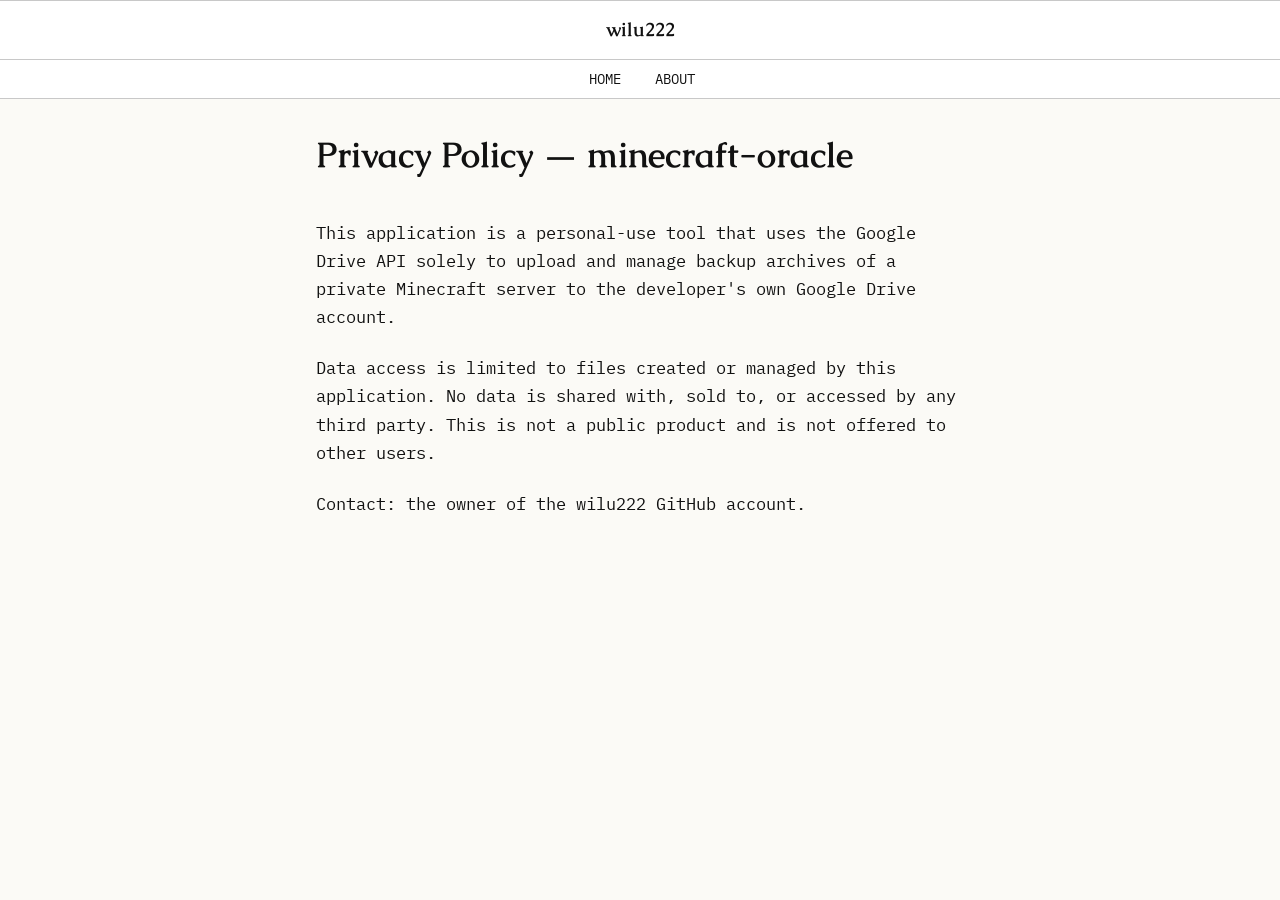
<file: docs/rclone-privacy.html>
<!doctype html>
<html lang="en">
  <head>
    <meta charset="utf-8">
    <meta name="viewport" content="width=device-width, initial-scale=1">
    <title>Privacy Policy | wilu222</title>
    <link rel="stylesheet" href="styles.css">

    <link rel="preconnect" href="https://fonts.googleapis.com">
    <link rel="preconnect" href="https://fonts.gstatic.com" crossorigin>
    <link href="https://fonts.googleapis.com/css2?family=Caudex:ital,wght@0,400;0,700;1,400;1,700&family=IBM+Plex+Mono:ital,wght@0,400;0,500;0,700;1,400&family=Inter:ital,opsz,wght@0,14..32,100..900;1,14..32,100..900&display=swap" rel="stylesheet">
  </head>
  <body>
    <header class="site-header">
      <a class="site-title" href="index.html">wilu222</a>
      <nav class="site-nav" aria-label="Primary navigation">
        <a href="index.html"><span>Home</span></a>
        <a href="about.html"><span>About</span></a>
      </nav>
    </header>

    <main class="article-shell">
      <header class="article-hero compact-hero">
        <h1>Privacy Policy — minecraft-oracle</h1>
      </header>

      <div class="article-rule" aria-hidden="true"></div>

      <section class="article-body">
        <p>
          This application is a personal-use tool that uses the Google Drive
          API solely to upload and manage backup archives of a private
          Minecraft server to the developer's own Google Drive account.
        </p>
        <p>
          Data access is limited to files created or managed by this
          application. No data is shared with, sold to, or accessed by any
          third party. This is not a public product and is not offered to
          other users.
        </p>
        <p>
          Contact: the owner of the
          <a href="https://github.com/wilu222">wilu222</a> GitHub account.
        </p>
      </section>
    </main>
  </body>
</html>
</file>
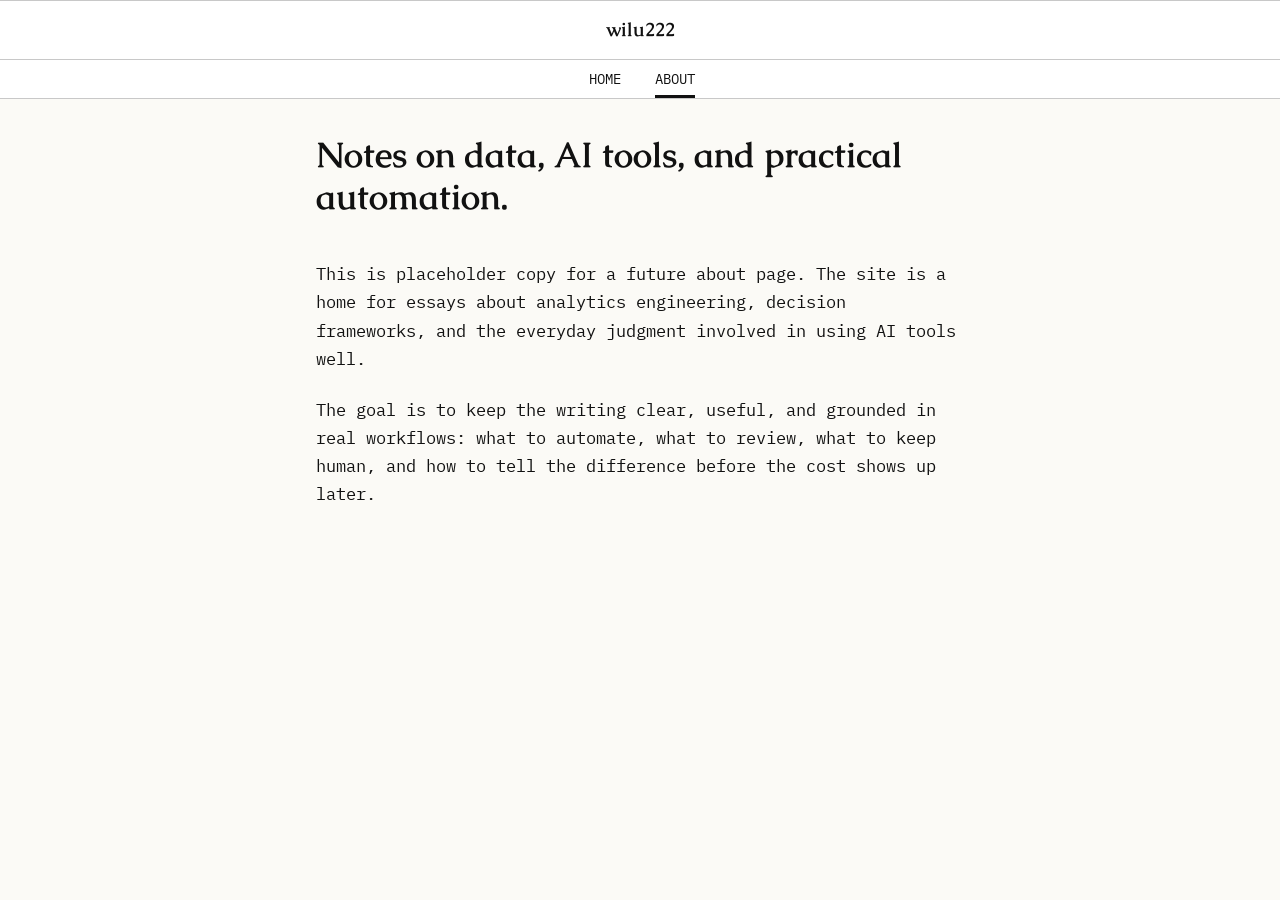
<file: web/about.html>
<!doctype html>
<html lang="en">
  <head>
    <meta charset="utf-8">
    <meta name="viewport" content="width=device-width, initial-scale=1">
    <title>About | wilu222</title>
    <link rel="stylesheet" href="styles.css">

    <link rel="preconnect" href="https://fonts.googleapis.com">
    <link rel="preconnect" href="https://fonts.gstatic.com" crossorigin>
    <link href="https://fonts.googleapis.com/css2?family=Caudex:ital,wght@0,400;0,700;1,400;1,700&family=IBM+Plex+Mono:ital,wght@0,400;0,500;0,700;1,400&family=Inter:ital,opsz,wght@0,14..32,100..900;1,14..32,100..900&display=swap" rel="stylesheet">
  </head>
  <body>
    <header class="site-header">
      <a class="site-title" href="index.html">wilu222</a>
      <nav class="site-nav" aria-label="Primary navigation">
        <a href="index.html"><span>Home</span></a>
        <a aria-current="page" href="about.html"><span>About</span></a>
      </nav>
    </header>

    <main class="article-shell">
      <header class="article-hero compact-hero">
        <h1>Notes on data, AI tools, and practical automation.</h1>
      </header>

      <div class="article-rule" aria-hidden="true"></div>

      <section class="article-body">
        <p>
          This is placeholder copy for a future about page. The site is a home
          for essays about analytics engineering, decision frameworks, and the
          everyday judgment involved in using AI tools well.
        </p>
        <p>
          The goal is to keep the writing clear, useful, and grounded in real
          workflows: what to automate, what to review, what to keep human, and
          how to tell the difference before the cost shows up later.
        </p>
      </section>
    </main>
  </body>
</html>
</file>
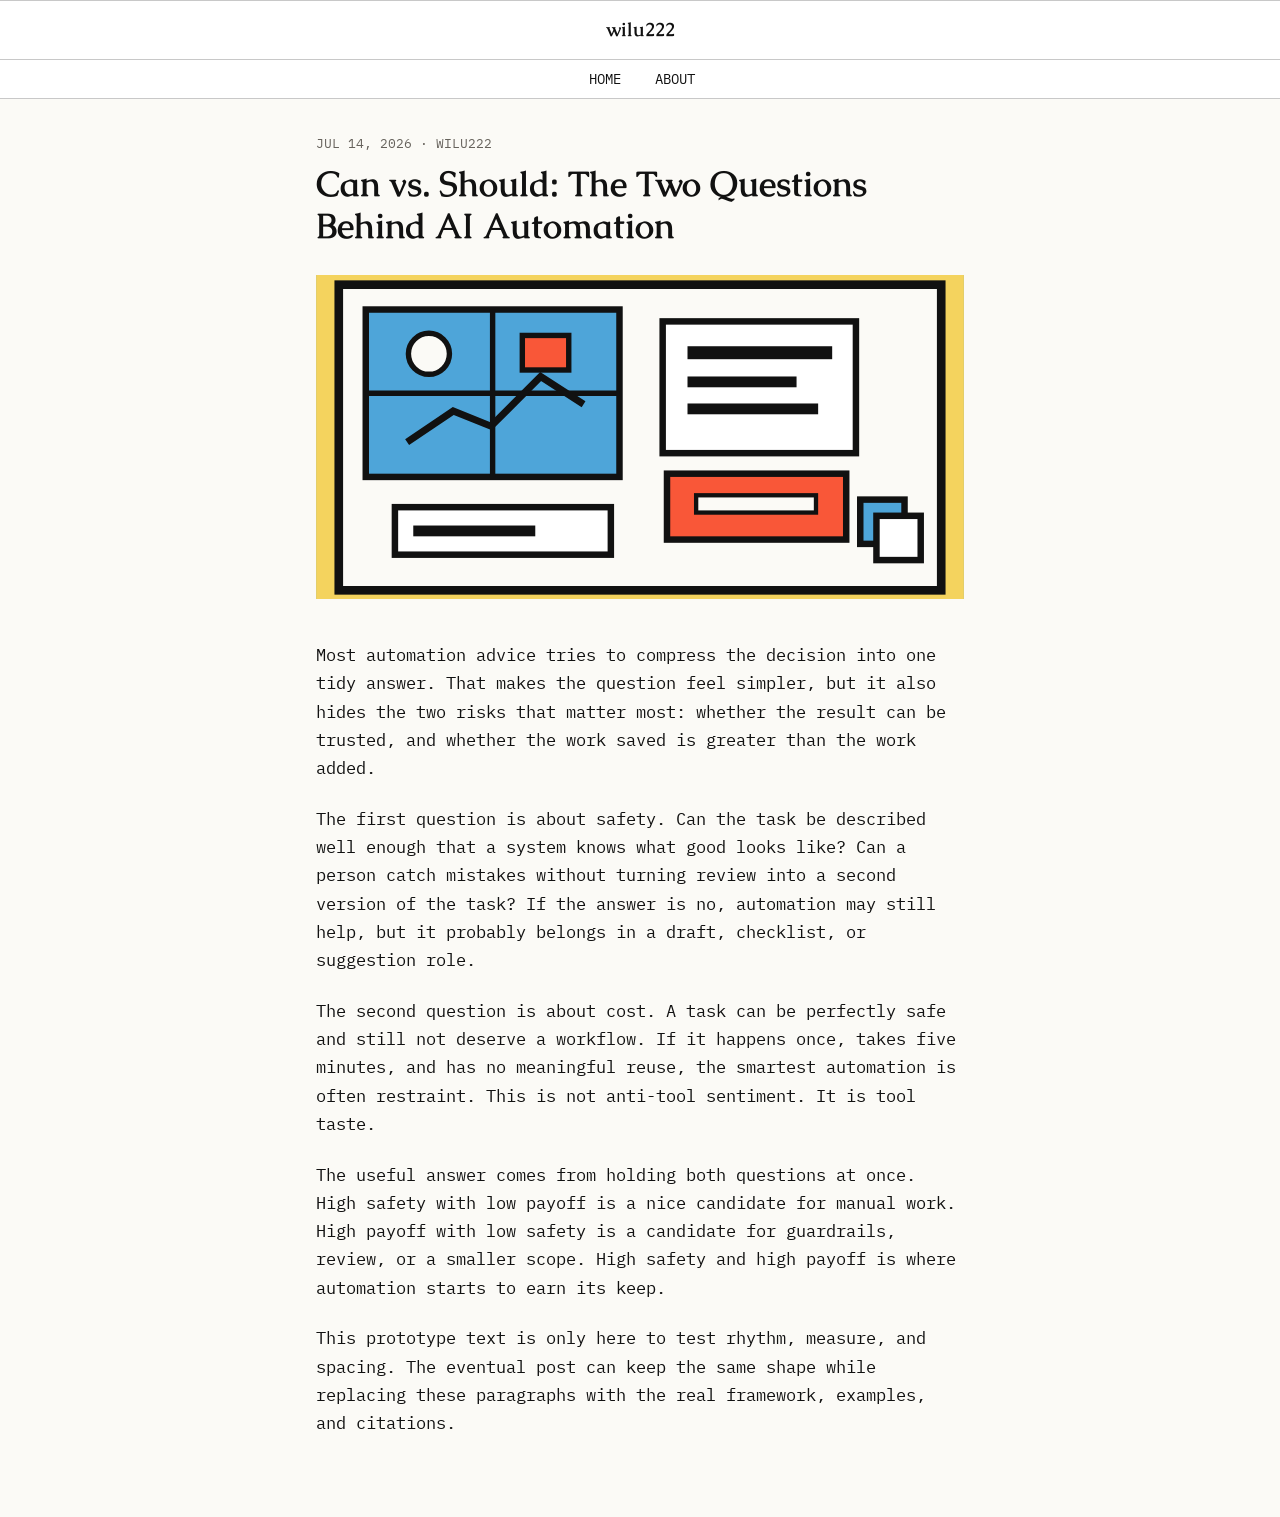
<file: web/article.html>
<!doctype html>
<html lang="en">
  <head>
    <meta charset="utf-8">
    <meta name="viewport" content="width=device-width, initial-scale=1">
    <title>Can vs. Should | wilu222</title>
    <link rel="stylesheet" href="styles.css">

    <link rel="preconnect" href="https://fonts.googleapis.com">
    <link rel="preconnect" href="https://fonts.gstatic.com" crossorigin>
    <link href="https://fonts.googleapis.com/css2?family=Caudex:ital,wght@0,400;0,700;1,400;1,700&family=IBM+Plex+Mono:ital,wght@0,400;0,500;0,700;1,400&family=Inter:ital,opsz,wght@0,14..32,100..900;1,14..32,100..900&display=swap" rel="stylesheet">
  </head>
  <body>
    <header class="site-header">
      <a class="site-title" href="index.html">wilu222</a>
      <nav class="site-nav" aria-label="Primary navigation">
        <a href="index.html"><span>Home</span></a>
        <a href="about.html"><span>About</span></a>
      </nav>
    </header>

    <main>
      <article class="article-shell">
        <header class="article-hero">
          <p class="post-meta">Jul 14, 2026 · wilu222</p>
          <h1>Can vs. Should: The Two Questions Behind AI Automation</h1>
        </header>

        <figure class="article-photo">
          <img src="assets/article-header.svg" alt="Abstract desk scene with quadrant notes and a laptop">
        </figure>

        <div class="article-rule" aria-hidden="true"></div>

        <section class="article-body">
          <p>
            Most automation advice tries to compress the decision into one
            tidy answer. That makes the question feel simpler, but it also
            hides the two risks that matter most: whether the result can be
            trusted, and whether the work saved is greater than the work added.
          </p>
          <p>
            The first question is about safety. Can the task be described well
            enough that a system knows what good looks like? Can a person catch
            mistakes without turning review into a second version of the task?
            If the answer is no, automation may still help, but it probably
            belongs in a draft, checklist, or suggestion role.
          </p>
          <p>
            The second question is about cost. A task can be perfectly safe and
            still not deserve a workflow. If it happens once, takes five
            minutes, and has no meaningful reuse, the smartest automation is
            often restraint. This is not anti-tool sentiment. It is tool taste.
          </p>
          <p>
            The useful answer comes from holding both questions at once. High
            safety with low payoff is a nice candidate for manual work. High
            payoff with low safety is a candidate for guardrails, review, or a
            smaller scope. High safety and high payoff is where automation
            starts to earn its keep.
          </p>
          <p>
            This prototype text is only here to test rhythm, measure, and
            spacing. The eventual post can keep the same shape while replacing
            these paragraphs with the real framework, examples, and citations.
          </p>
        </section>
      </article>
    </main>
  </body>
</html>
</file>
<file: desktop/layout.css>
html, body {
	width: 100%;
	height: 100%;
	margin: 0;
	padding: 0;
	border: 0;
	overflow: hidden;
}
.start-menu {
	position: absolute !important; /* XXX overriding relative; could instead of using :after use border-image */
	left: 2px;
	bottom: 25px;
	width: calc(186px + 21px); /* 186px isn't the proper width measured out, just what I had it before, (for the content, on chrome on windows 10; text wrapping is not cross-platform-consistent) */
	padding-left: 21px; /* 21px = .start-menu-titlebar */
	height: 340px;
	max-height: calc(100vh - 26px); /* based on taskbar height TODO: do this differently, probably in JS, since the taskbar will be resizable (or could be) */
	box-sizing: border-box;
	display: flex;
	flex-direction: row;
}
.start-menu-titlebar {
	flex: 0 0 auto;
	width: 21px;
}	
.start-menu-content {
	overflow: auto;
	padding: 15px;
}
.start-menu ul {
	list-style: none;
	margin: 1em 0;
	padding: 0;
}
.desktop {
	height: 100%;
	display: flex;
}
.folder-view {
	position: relative;
	flex: 1;
}
.taskbar {
	position: absolute;
	z-index: 2;
	bottom: 0;
	left: 0;
	right: 0;
	height: 27px; /* not including outline part of border */
	display: flex;
	flex: 1;
}
/* .taskbar-button is generally .task or .start-button for now */
.taskbar button,
.taskbar-divider,
.tray {
	margin: 2px;
}
.taskbar-divider {
	margin-right: 0px;
	margin-left: 0px;
	/* TODO: maybe make that 2px rule padding on the taskbar instead and avoid reseting this */
}
.taskbar button {
	line-height: 14px;
	padding: 2px;
	overflow: hidden; /* TODO: If tons and tons of tasks don't show icons? (smaller than width of an icon?) */
	display: flex;
	flex-direction: row;
	align-items: center;
	/* (justify-content: flex-start;) */
}
.taskbar button .title {
	overflow: hidden;
	text-overflow: ellipsis;
	white-space: nowrap;
}
.taskbar .start-button {
	flex-shrink: 0;
	padding: 2px 4px;
}
.tray {
	display: flex;
	flex-direction: row;
	/* align-items: center; */
	/* align-content: center; */
	/* justify-content: center; */
	line-height: 22px;
	box-sizing: border-box;
	vertical-align: middle;
}
.tray-icons {
	display: flex;
	align-items: center;
	margin-left: 2px; /* XXX basically 1px, but 2px because of the way the border is done */
}
.tray-icon {
	margin-left: 1px;
}
.taskbar-time {
	width: 60px;
	text-align: center;
}
/* TODO: offset task button contents down a px when depressed... actually most buttons */
.tasks {
	display: flex;
	flex: 1;
	height: 100%;
}
.task {
	max-width: 200px;
	width: 50%;
	text-align: left;
}
.task img {
	padding-right: 4px;
	flex: 0 0 auto;
}
.desktop,
.folder-view,
.taskbar,
.start-button,
.tasks,
.task,
.window,
.window-titlebar,
.window-title {
	cursor: default;
	user-select: none;
	-o-user-select: none;
	-ms-user-select: none;
	-moz-user-select: none;
	-webkit-user-select: none;
}
.window-titlebar .icon {
	vertical-align: bottom;
}
.window-content {
	margin: 0;
	padding: 0;
}
.desktop-icon {
	display: inline-block;
	vertical-align: bottom; /* with inline-block, always */
	margin: 5px;
	text-align: center;
}
.desktop-icon .icon-wrapper {
	display: inline-block;
	vertical-align: bottom; /* with inline-block, always */
	position: relative;
}
.desktop-icon .title {
	line-height: 13px;
	font-size: 9px;
	overflow: hidden;
	text-overflow: ellipsis; /* TODO: make this work with multiline text! This is apparently a limitation of this CSS property and ther are various crazy CSS hacks and JS libs to solve this. */
	word-wrap: break-word; /* All browsers since IE 5.5+ */
	overflow-wrap: break-word; /* Renamed property in CSS3 draft spec */
}
.desktop-icon:not(.focused) .title {
	/* max-height: 2em would only work with line-height: 1 */
	max-height: calc(13px * 2);
}
.desktop-icon.focused {
	z-index: 1;
}
/* Fix dragging things (like windows) over iframes */
.drag iframe {
	pointer-events: none;
}

.marquee {
	pointer-events: none;
}

.menus {
	display: flex;
	flex: 0 0 auto;
}
.menu-container {
	position: relative;
}
.menu-popup {
	position: absolute;
	top: 100%;
	left: 0;
	z-index: 400000; /* so sub-menu-popups can be visible over the window */
	box-sizing: border-box;
}
.menu-popup-table {
	border-collapse: collapse;
}
.menu-item {
	white-space: nowrap;
}
.menu-hr {
	display: block !important;
	height: 0;
	width: auto;
}
.menu-hotkey {
	display: inline !important;
}
.menu-item-checkbox-area,
.menu-item-submenu-area {
	min-width: 16px;
}
.menu-item-checkbox-area,
.menu-item-submenu-area {
	text-align: center;
}

.window-titlebar {
	display: flex;
	flex-direction: row;
	align-items: center;
}
.window-title-area {
	position: relative;
	flex: 1;
	height: 16px; /* 100% doesn't work */
}
.window-title {
	position: absolute;
	left: 0;
	top: 0;
	right: 0;
	bottom: 0;
	display: inline-block !important;
	margin: 0;
	padding: 0;
	overflow: hidden;
	text-overflow: ellipsis;
	white-space: nowrap;
}
.window-close-button {
	display: block !important;
	float: right;
	width: 13px;
	height: 11px;
}
.window-close-button:before {
	content: '×';
	position: relative;
}

.window-content .button-group {
	width: 85px;
}
.window-content .button-group > button {
	width: 95%;
	padding: 3px 5px;
}

::before, ::after {
	pointer-events: none;
}

.cursor-bully * {
	cursor: inherit !important;
}
.loading-program * {
	cursor: progress;
}
</file>
<file: desktop/classic.css>
.desktop {
	background: #008080;
}
.taskbar {
	outline: 1px solid #c0c0c0;
	border-top: 1px solid white;
	background: #c0c0c0;
}
.taskbar-divider {
	border-left: 1px solid #707070; /* TODO: is this the correct color? */
	border-right: 1px solid white;
}
.tray {
	/* border: inset 1px; */
	box-shadow: 1px 1px 0 #707070 inset, -1px -1px 0 white inset;
}
.taskbar-time {
	font-family: sans-serif;
	font-family: "MS Sans Serif", "Segoe UI", sans-serif;
	font-size: 12px;
}
.start-menu-titlebar {
	/* background-image: url("images/start-menu-side.png"); */
	/* background-image: url("images/start-menu-side-98-js.png"); */
	background-image: url("images/start-menu-side-98-js-alt.png");
	background-repeat: no-repeat;
	background-position: bottom left;
	background-color: #000080;
}
.start-menu li a,
.start-menu .back-link {
	display: block;
	padding: 5px 0;
	color: blue !important; /* regardless of :visited */
}
.start-menu li a:before,
.start-menu .back-link:before,
.the-thing-heading:before {
	content: "»";
	text-decoration: none;
	display: inline-block;
	margin-right: 5px;
}
.start-menu .back-link:before {
	content: "«"
}
.the-thing-heading {
	/* font-size: 1em; */
}
.windows-cant-do-it-you-can {
	margin-top: 2em;
	/* background: white;
	padding: 5px;
	border: inset 1px; */
}
.task.selected {
	font-weight: bold;
}
button {
	outline: 0; /* sorry (breaks some accessibility) */
	/* TODO: have a focus ring for start button at least  */
}
.desktop-icon .title {
	margin-top: 5px;
	font-family: sans-serif;
	font-family: "MS Sans Serif", "Segoe UI", sans-serif;
	/*font-size: 10px;*/
	font-size: 8pt;
	background: #008080;
	color: white;
	position: relative;
}
.folder-view.focused .desktop-icon.selected .title {
	background: #000080;
	color: white;
}
.folder-view.focused .desktop-icon.focused .title::after {
	content: "";
	position: absolute;
	left: 0;
	top: 0;
	bottom: 0;
	right: 0;
	border: 1px dotted #ffffff;
	mix-blend-mode: exclusion;
}
.desktop-icon .selection-effect {
	display: none;
}
.folder-view.focused .desktop-icon.selected .selection-effect {
	display: block;
	position: absolute;
	left: 0;
	top: 0;
	filter: drop-shadow(32px 0 0 #000080);
	transform: translateX(-32px);
	clip-path: polygon(100% 0, 200% 0, 200% 100%, 100% 100%);
	opacity: 0.5;
}
.desktop-icon.shortcut .icon-wrapper {
	position: relative;
}
.desktop-icon.shortcut .icon-wrapper:after {
	content: url("images/icons/shortcut-32x32.png");
	position: absolute;
	left: 0;
	vertical-align: bottom;
}
.folder-view .marquee {
	border: 1px dotted #ffffff;
	mix-blend-mode: exclusion;
	/* TODO: fallback for browsers that don't support mix-blend-mode (something like #FF7F7F)... Edge doesn't support @supports either :/ */
	z-index: 1;
}

.menus *,
.menu-popup * {
	font-family: 'Segoe UI', sans-serif;
	font-size: 12px;
	cursor: default;
}
.menu-container {
	margin-bottom: 1px;
}
.menu-button {
	padding: 2px 5px;
	position: relative;
	outline: 0;
}
.menu-button:hover {
	box-shadow: 1px 1px 0 white inset, -1px -1px 0 #707070 inset;
}
.menu-button:active,
.menu-button.active {
	box-shadow: 1px 1px 0 #707070 inset, -1px -1px 0 white inset;
	top: 1px;
	left: 1px;
}
.menu-popup:not(.something-else) { /* CSS specifity hack */
	display: block;
	padding: 2px;
	background: #c0c0c0;
	border-top: 1px solid #c0c0c0;
	border-left: 1px solid #c0c0c0;
	border-right: 1px solid #000;
	border-bottom: 1px solid #000;
	box-shadow: 1px 1px 0 white inset, -1px -1px 0 #707070 inset;
}
.menu-item {
	padding: 1px 3px;
	margin: 2px;
}
.menu-item[disabled] {
	text-shadow: 0.8px 0.8px 0px #fff;
}
.menu-item:focus, 
.menu-item.active {
	background: #007;
	color: #fff;
	text-shadow: none;
	outline: 0;
}
.menu-item[disabled] {
	color: #808080;
}
.menu-hr {
	border: 0;
	border-top: 1px solid #808080;
	border-bottom: 1px solid #ffffff;
	margin: 0px 2px;
}
.menu-hotkey {
	text-decoration: underline;
}

button.selected {
	background: url([data-uri]) repeat;
}

/* XXX: using .draggable as "a class that Webamp uses on its windows",
because :not() doesn't support compound selectors like :not(.webamp-container .window) or :not(#webamp *) */
.window:not(.draggable) {
	background: #c0c0c0;
	border-top: 1px solid #dfdfdf;
	border-left: 1px solid #dfdfdf;
	border-right: 1px solid #000;
	border-bottom: 1px solid #000;
	padding: 2px;
}
.window:not(.draggable):after {
	content: '';
	pointer-events: none;
	position: absolute;
	left: 0;
	top: 0;
	right: 0;
	bottom: 0;
	border-top: 1px solid #fff;
	border-left: 1px solid #fff;
	border-right: 1px solid #7b7b7b;
	border-bottom: 1px solid #7b7b7b;
}
.window:not(.draggable):after > *  {
	margin: 1px;
}
.window-titlebar {
	background: #000080; /* fallback to standard color */
	background: -moz-linear-gradient(left, #000080 0%, #1084d0 100%); /* FF3.6+ */
	background: -webkit-gradient(linear, left top, right top, color-stop(0%, #000080), color-stop(100%, #1084d0)); /* Chrome, Safari4+ */
	background: -webkit-linear-gradient(left, #000080 0%, #1084d0 100%); /* Chrome10+, Safari5.1+ */
	background: -o-linear-gradient(left, #000080 0%, #1084d0 100%); /* Opera 11.10+ */
	background: -ms-linear-gradient(left, #000080 0%, #1084d0 100%); /* IE10+ */
	background: linear-gradient(to right, #000080 0%, #1084d0 100%); /* W3C */
	filter: progid:DXImageTransform.Microsoft.gradient( startColorstr='#000080', endColorstr='#1084d0', GradientType=1 ); /* IE6-9 */
	/* TODO: gradient shouldn't actually extend to the window controls */
	
	color: white;
	font-family: 'Segoe UI', sans-serif;
	font-size: 12px;
}
.window-title {
	padding-left: 2px;
}
.window-button {
	margin: 2px;
}
.window-content {
	font-family: Arial, sans-serif;
	font-size: 16px;
}
/* TODO: different kind of button effect (at least for taskbar buttons) where there's only a single 1px solid white on top and left borders (not depressed) */
.start-menu,
.ui-slider-handle,
button {
	padding: 0;
	vertical-align: middle;
	font-family: Arial, sans-serif;
	font-size: 12px;
	background: #c0c0c0;
	border-top: 1px solid #fff;
	border-left: 1px solid #fff;
	border-right: 1px solid #000;
	border-bottom: 1px solid #000;
	position: relative;
}
.start-menu:after,
.ui-slider-handle:after,
button:after {
	content: '';
	pointer-events: none;
	position: absolute;
	left: 0;
	top: 0;
	right: 0;
	bottom: 0;
	border-top: 1px solid #dfdfdf;
	border-left: 1px solid #dfdfdf;
	border-right: 1px solid #808080;
	border-bottom: 1px solid #808080;
}
button:not([disabled]):hover:active,
button.selected {
	border-top: 1px solid #000;
	border-left: 1px solid #000;
	border-right: 1px solid #fff;
	border-bottom: 1px solid #fff;
}
button:not([disabled]):hover:active:after,
button.selected:after {
	border-top: 1px solid #808080;
	border-left: 1px solid #808080;
	border-right: 1px solid #dfdfdf;
	border-bottom: 1px solid #dfdfdf;
}
button:before,
.start-menu:before {
	right: 0px;
	top: -3px;
}
button:hover:active:before {
	right: -1px;
	top: -2px;
}

* {
	image-rendering: crisp-edges;
	image-rendering: pixelated;
	/* only works on Mac, and not on a standards track: */
	font-smooth: none;
	-webkit-font-smoothing: none;
}

::selection {
	background-color: #000080;
	color: white;
}

::-webkit-scrollbar,
::-webkit-scrollbar-thumb,
::-webkit-scrollbar-button {
	width: 16px;
	height: 16px;
}
::-webkit-scrollbar-thumb,
::-webkit-scrollbar-button {
	background: #c0c0c0;
	border-top: 1px solid #c0c0c0;
	border-left: 1px solid #c0c0c0;
	border-right: 1px solid #000;
	border-bottom: 1px solid #000;
	box-shadow: 1px 1px 0 white inset, -1px -1px 0 #707070 inset;
}
::-webkit-scrollbar-button:hover:active {
	border: 1px solid #7b7b7b;
	box-shadow: none;
}
::-webkit-scrollbar-corner {
	background: #c0c0c0;
}
::-webkit-scrollbar-button {
	background-position: center;
	background-repeat: no-repeat;
}
::-webkit-scrollbar-button {
	background-image: url("images/arrows.png");
}
::-webkit-scrollbar-button:horizontal:decrement:disabled {
	background-position: calc(-24px + 1px) 1px; /* left */
}
::-webkit-scrollbar-button:horizontal:increment:disabled {
	background-position: calc(-36px + 1px) 1px; /* right */
}
::-webkit-scrollbar-button:vertical:decrement:disabled {
	background-position: calc(-12px + 1px) 1px; /* up */
}
::-webkit-scrollbar-button:vertical:increment:disabled {
	background-position: calc(-0px + 1px) 1px; /* down */
}
::-webkit-scrollbar-button:horizontal:decrement {
	background-position: calc(-24px + 1px) calc(-12px + 1px); /* left */
}
::-webkit-scrollbar-button:horizontal:increment {
	background-position: calc(-36px + 1px) calc(-12px + 1px); /* right */
}
::-webkit-scrollbar-button:vertical:decrement {
	background-position: calc(-12px + 1px) calc(-12px + 1px); /* up */
}
::-webkit-scrollbar-button:vertical:increment {
	background-position: calc(-0px + 1px) calc(-12px + 1px); /* down */
}
::-webkit-scrollbar {
	background: url([data-uri]) repeat;
}
::-webkit-scrollbar-track-piece:active {
	background: black;
}
</file>
<file: docs/styles.css>
:root {
  --ink: #111111;
  --paper: #fbfaf6;
  --muted: #66625c;
  --line: #111111;
  --accent: #c8c8c8;
  --accent-2: #4ea5d9;
  --soft: #f2efe6;
}

* {
  box-sizing: border-box;
}

body {
  margin: 0;
  background: var(--paper);
  color: var(--ink);
  font-family: "IBM Plex Mono", ui-monospace, "SFMono-Regular", Menlo, Monaco, Consolas, monospace;
}

a {
  color: inherit;
  text-decoration: none;
}

img {
  display: block;
  max-width: 100%;
}

.site-header {
  border-top: 1px solid var(--accent);
  border-bottom: 1px solid var(--accent);
  background: #ffffff;
}

.site-title {
  display: block;
  width: min(100%, 980px);
  margin: 0 auto;
  padding: 20px 20px 20px;
  font-family: "Caudex", Georgia, "Times New Roman", serif;
  font-size: clamp(1.05rem, 2.1vw, 1.2rem);
  font-weight: 800;
  line-height: 0.95;
  text-align: center;
}

.site-nav {
  display: flex;
  justify-content: center;
  gap: 0;
  border-top: 1px solid var(--accent);
}

.site-nav a {
  --nav-pad: 10px;
  position: relative;
  min-width: 70px;
  padding: var(--nav-pad);
  font-weight: 400;
  font-size: .875rem;
  text-align: center;
  text-transform: uppercase;
}

.site-nav a span {
  display: inline-block;
  position: relative;
}

.site-nav a span::after {
  content: "";
  position: absolute;
  left: 0;
  width: 100%;
  height: 3px;
  bottom: calc(-1 * var(--nav-pad));
  background: transparent;
}

.site-nav a:hover span::after,
.site-nav a[aria-current="page"] span::after {
  background: var(--ink);
}

.post-list {
  box-sizing: border-box;
  width: 100%;
  max-width: 680px;
  margin: 42px auto 80px;
  padding-inline: 16px;
}

.eyebrow,
.post-meta {
  margin: 0 0 8px;
  color: var(--muted);
  font-size: 0.8rem;
  font-weight: 400;
  letter-spacing: 0;
  text-transform: uppercase;
}

.post-row {
  display: grid;
  grid-template-columns: minmax(0, 1fr) 160px;
  gap: 24px;
  align-items: center;
  padding: 28px 0;
  border-bottom: 1px solid var(--accent);
}


.post-copy {
  display: block;
}

.post-copy h2 {
  margin: 0;
  font-family: "Caudex", Georgia, "Times New Roman", serif;
  font-size: clamp(1.7rem, 2.3vw, 1.5rem);
  font-weight: 700;
  line-height: 1.25;
}

.post-image-link {
  display: block;
  background: var(--accent-2);
}

.post-image-link img {
  width: 100%;
  aspect-ratio: 4 / 3;
  object-fit: cover;
}

.article-shell {
  box-sizing: border-box;
  width: 100%;
  max-width: 680px;
  margin: 36px auto 80px;
  padding-inline: 16px;
}

.article-hero {
  text-align: left;
}

.article-hero .post-meta {
  margin-bottom: 12px;
}

.article-hero h1,
.compact-hero h1 {
  margin: 0;
  font-family: "Caudex", Georgia, "Times New Roman", serif;
  font-size: clamp(2.0rem, 2.7vw, 2.25rem);
  font-weight: 700;
  line-height: 1.2;
}

.article-photo {
  margin: 28px 0 0;
  background: var(--accent-2);
}

.article-photo img {
  width: 100%;
  aspect-ratio: 16 / 8;
  object-fit: cover;
}

.article-rule {
  height: 12px;
  margin: 20px 0 10px;
}

.article-body {
  font-family: "IBM Plex Mono", ui-sans-serif, system-ui, -apple-system, BlinkMacSystemFont, "Segoe UI", sans-serif;
  font-size: clamp(1rem, 1.65vw, 1.05rem);
  line-height: 1.68;
}

.article-body p {
  margin: 0 0 1.35em;
}

/* Mobile styles */
@media (max-width: 720px) {
  .site-title {
    padding-block: 26px 24px;
  }

  .site-nav a {
    min-width: 50%;
    padding-inline: 16px;
  }

  .post-list {
    margin-top: 0;
    padding-inline: 0;
  }

  .article-shell {
    padding-inline: 12px;
  }

  .post-row {
    grid-template-columns: 1fr;
    gap: 16px;
    padding: 28px 0;
  }

  .post-image-link {
    grid-row: 1;
  }

  .post-copy {
    grid-row: 2;
    padding-inline: 16px;
  }

  .post-image-link img {
    aspect-ratio: 16 / 9;
  }
}
</file>
<file: web/styles.css>
:root {
  --ink: #111111;
  --paper: #fbfaf6;
  --muted: #66625c;
  --line: #111111;
  --accent: #c8c8c8;
  --accent-2: #4ea5d9;
  --soft: #f2efe6;
}

* {
  box-sizing: border-box;
}

body {
  margin: 0;
  background: var(--paper);
  color: var(--ink);
  font-family: "IBM Plex Mono", ui-monospace, "SFMono-Regular", Menlo, Monaco, Consolas, monospace;
}

a {
  color: inherit;
  text-decoration: none;
}

img {
  display: block;
  max-width: 100%;
}

.site-header {
  border-top: 1px solid var(--accent);
  border-bottom: 1px solid var(--accent);
  background: #ffffff;
}

.site-title {
  display: block;
  width: min(100%, 980px);
  margin: 0 auto;
  padding: 20px 20px 20px;
  font-family: "Caudex", Georgia, "Times New Roman", serif;
  font-size: clamp(1.05rem, 2.1vw, 1.2rem);
  font-weight: 800;
  line-height: 0.95;
  text-align: center;
}

.site-nav {
  display: flex;
  justify-content: center;
  gap: 0;
  border-top: 1px solid var(--accent);
}

.site-nav a {
  --nav-pad: 10px;
  position: relative;
  min-width: 70px;
  padding: var(--nav-pad);
  font-weight: 400;
  font-size: .875rem;
  text-align: center;
  text-transform: uppercase;
}

.site-nav a span {
  display: inline-block;
  position: relative;
}

.site-nav a span::after {
  content: "";
  position: absolute;
  left: 0;
  width: 100%;
  height: 3px;
  bottom: calc(-1 * var(--nav-pad));
  background: transparent;
}

.site-nav a:hover span::after,
.site-nav a[aria-current="page"] span::after {
  background: var(--ink);
}

.post-list {
  box-sizing: border-box;
  width: 100%;
  max-width: 680px;
  margin: 42px auto 80px;
  padding-inline: 16px;
}

.eyebrow,
.post-meta {
  margin: 0 0 8px;
  color: var(--muted);
  font-size: 0.8rem;
  font-weight: 400;
  letter-spacing: 0;
  text-transform: uppercase;
}

.post-row {
  display: grid;
  grid-template-columns: minmax(0, 1fr) 160px;
  gap: 24px;
  align-items: center;
  padding: 28px 0;
  border-bottom: 1px solid var(--accent);
}


.post-copy {
  display: block;
}

.post-copy h2 {
  margin: 0;
  font-family: "Caudex", Georgia, "Times New Roman", serif;
  font-size: clamp(1.7rem, 2.3vw, 1.5rem);
  font-weight: 700;
  line-height: 1.25;
}

.post-image-link {
  display: block;
  background: var(--accent-2);
}

.post-image-link img {
  width: 100%;
  aspect-ratio: 4 / 3;
  object-fit: cover;
}

.article-shell {
  box-sizing: border-box;
  width: 100%;
  max-width: 680px;
  margin: 36px auto 80px;
  padding-inline: 16px;
}

.article-hero {
  text-align: left;
}

.article-hero .post-meta {
  margin-bottom: 12px;
}

.article-hero h1,
.compact-hero h1 {
  margin: 0;
  font-family: "Caudex", Georgia, "Times New Roman", serif;
  font-size: clamp(2.0rem, 2.7vw, 2.25rem);
  font-weight: 700;
  line-height: 1.2;
}

.article-photo {
  margin: 28px 0 0;
  background: var(--accent-2);
}

.article-photo img {
  width: 100%;
  aspect-ratio: 16 / 8;
  object-fit: cover;
}

.article-rule {
  height: 12px;
  margin: 20px 0 10px;
}

.article-body {
  font-family: "IBM Plex Mono", ui-sans-serif, system-ui, -apple-system, BlinkMacSystemFont, "Segoe UI", sans-serif;
  font-size: clamp(1rem, 1.65vw, 1.05rem);
  line-height: 1.68;
}

.article-body p {
  margin: 0 0 1.35em;
}

/* Mobile styles */
@media (max-width: 720px) {
  .site-title {
    padding-block: 26px 24px;
  }

  .site-nav a {
    min-width: 50%;
    padding-inline: 16px;
  }

  .post-list {
    margin-top: 0;
    padding-inline: 0;
  }

  .article-shell {
    padding-inline: 12px;
  }

  .post-row {
    grid-template-columns: 1fr;
    gap: 16px;
    padding: 28px 0;
  }

  .post-image-link {
    grid-row: 1;
  }

  .post-copy {
    grid-row: 2;
    padding-inline: 16px;
  }

  .post-image-link img {
    aspect-ratio: 16 / 9;
  }
}
</file>
<file: docs/assets/win98.css>
/* Windows 98 chrome for Poisson viz pages. Blog theme (styles.css) is untouched. */

@font-face {
  font-family: "W95FA";
  src: url("fonts/w95fa/w95f.woff2") format("woff2"),
       url("fonts/w95fa/w95f.woff") format("woff");
  font-weight: normal;
  font-style: normal;
  font-display: block;
}

@font-face {
  font-family: "Windows Bold";
  src: url("fonts/windows-bold.ttf") format("truetype");
  font-weight: normal;
  font-style: normal;
  font-display: block;
}

:root {
  --w98-face: #c0c0c0;
  --w98-white: #ffffff;
  --w98-silver: #dfdfdf;
  --w98-gray: #808080;
  --w98-black: #000000;
  --w98-navy: #000080;
  --w98-teal: #008080;
  --w98-desktop: #008080;
}

*,
*::before,
*::after {
  box-sizing: border-box;
  image-rendering: pixelated;
  image-rendering: crisp-edges;
}

html, body {
  margin: 0;
  padding: 0;
  background: var(--w98-desktop);
  color: var(--w98-black);
  font-family: "W95FA", "MS Sans Serif", Tahoma, sans-serif;
  font-size: 11px;
  line-height: 1.25;
  -webkit-font-smoothing: none;
  -moz-osx-font-smoothing: unset;
  font-smooth: never;
  text-rendering: geometricPrecision;
}

a {
  color: var(--w98-navy);
}

/* Outset / inset bevels (1px, no blur) */
.bevel-out {
  border-width: 2px;
  border-style: solid;
  border-color: var(--w98-white) var(--w98-black) var(--w98-black) var(--w98-white);
  background: var(--w98-face);
}

.bevel-out-inner {
  border-width: 1px;
  border-style: solid;
  border-color: var(--w98-silver) var(--w98-gray) var(--w98-gray) var(--w98-silver);
}

.bevel-in {
  border-width: 2px;
  border-style: solid;
  border-color: var(--w98-gray) var(--w98-white) var(--w98-white) var(--w98-gray);
  background: var(--w98-face);
}

.bevel-in-deep {
  border-width: 2px;
  border-style: solid;
  border-color: var(--w98-black) var(--w98-white) var(--w98-white) var(--w98-black);
  background: var(--w98-white);
}

/* Window chrome */
.w98-window {
  display: flex;
  flex-direction: column;
  background: var(--w98-face);
  border-width: 2px;
  border-style: solid;
  border-color: var(--w98-white) var(--w98-black) var(--w98-black) var(--w98-white);
  max-width: 1100px;
  margin: 16px auto;
}

.w98-titlebar {
  display: flex;
  align-items: center;
  gap: 6px;
  height: 18px;
  padding: 2px 3px 2px 4px;
  background: var(--w98-navy);
  color: var(--w98-white);
  font-family: "Windows Bold", "W95FA", "MS Sans Serif", Tahoma, sans-serif;
  font-size: 11px;
  user-select: none;
}

.w98-titlebar .title {
  flex: 1;
  overflow: hidden;
  white-space: nowrap;
  text-overflow: ellipsis;
}

.w98-title-btn {
  width: 16px;
  height: 14px;
  padding: 0;
  margin: 0;
  display: inline-flex;
  align-items: center;
  justify-content: center;
  font-family: inherit;
  font-size: 10px;
  line-height: 1;
  color: var(--w98-black);
  background: var(--w98-face);
  border-width: 1px;
  border-style: solid;
  border-color: var(--w98-white) var(--w98-black) var(--w98-black) var(--w98-white);
  cursor: default;
  position: relative;
  overflow: visible;
}

.w98-title-btn:active {
  border-color: var(--w98-black) var(--w98-white) var(--w98-white) var(--w98-black);
}

/* Win98 caption close: 2px-thick pixel diagonals (not a font glyph) */
.w98-close {
  font-size: 0;
  color: transparent;
}

.w98-close::before {
  content: "";
  position: absolute;
  left: 3px;
  top: 2px;
  width: 1px;
  height: 1px;
  /* element itself is the (0,0) top-left tip — 0 0 box-shadow won't paint on transparent */
  background: #000;
  box-shadow:
    1px 0 #000,
    6px 0 #000, 7px 0 #000,
    1px 1px #000, 2px 1px #000,
    5px 1px #000, 6px 1px #000,
    2px 2px #000, 3px 2px #000,
    4px 2px #000, 5px 2px #000,
    3px 3px #000, 4px 3px #000,
    2px 4px #000, 3px 4px #000,
    4px 4px #000, 5px 4px #000,
    1px 5px #000, 2px 5px #000,
    5px 5px #000, 6px 5px #000,
    0 6px #000, 1px 6px #000,
    6px 6px #000, 7px 6px #000;
}

.w98-close:active::before {
  left: 4px;
  top: 3px;
}

.w98-body {
  padding: 8px;
}

.w98-menubar {
  display: flex;
  gap: 12px;
  padding: 2px 6px 4px;
  border-bottom: 1px solid var(--w98-white);
  box-shadow: 0 1px 0 var(--w98-gray);
  user-select: none;
}

.w98-menubar span {
  display: inline-block;
}

.w98-menubar span u {
  text-decoration: underline;
}

/* Buttons */
.w98-btn {
  font-family: inherit;
  font-size: 11px;
  color: var(--w98-black);
  background: var(--w98-face);
  border-width: 2px;
  border-style: solid;
  border-color: var(--w98-white) var(--w98-black) var(--w98-black) var(--w98-white);
  padding: 4px 14px;
  min-width: 75px;
  cursor: default;
  -webkit-font-smoothing: none;
}

.w98-btn:active,
.w98-btn.is-pressed {
  border-color: var(--w98-black) var(--w98-white) var(--w98-white) var(--w98-black);
  padding: 5px 13px 3px 15px;
}

.w98-btn:focus {
  outline: 1px dotted var(--w98-black);
  outline-offset: -4px;
}

/* Fieldset / group box */
.w98-group {
  border: none;
  margin: 0 0 10px;
  padding: 10px 8px 8px;
  position: relative;
  background: transparent;
}

.w98-group::before {
  content: "";
  position: absolute;
  inset: 6px 0 0;
  border-width: 2px;
  border-style: solid;
  border-color: var(--w98-gray) var(--w98-white) var(--w98-white) var(--w98-gray);
  pointer-events: none;
}

.w98-group > legend {
  position: relative;
  z-index: 1;
  float: none;
  width: auto;
  padding: 0 4px;
  margin-left: 6px;
  background: var(--w98-face);
  color: var(--w98-black);
  font-size: 11px;
}

.w98-group > * {
  position: relative;
  z-index: 1;
}

/* Trackbar (range) */
.w98-trackbar-wrap {
  display: grid;
  gap: 4px;
  padding: 4px 2px 2px;
}

.w98-trackbar-labels {
  display: flex;
  justify-content: space-between;
  font-size: 11px;
}

.w98-trackbar {
  -webkit-appearance: none;
  appearance: none;
  width: 100%;
  height: 22px;
  background: transparent;
  margin: 0;
  outline: none;
  cursor: default;
}

.w98-trackbar:focus {
  outline: none;
}

.w98-trackbar::-webkit-slider-runnable-track {
  height: 4px;
  background: var(--w98-face);
  border-width: 1px;
  border-style: solid;
  border-color: var(--w98-gray) var(--w98-white) var(--w98-white) var(--w98-gray);
  box-shadow: inset 1px 1px 0 var(--w98-black);
}

.w98-trackbar::-moz-range-track {
  height: 4px;
  background: var(--w98-face);
  border-width: 1px;
  border-style: solid;
  border-color: var(--w98-gray) var(--w98-white) var(--w98-white) var(--w98-gray);
  box-shadow: inset 1px 1px 0 var(--w98-black);
}

.w98-trackbar::-webkit-slider-thumb {
  -webkit-appearance: none;
  appearance: none;
  width: 11px;
  height: 21px;
  margin-top: -9px;
  background: var(--w98-face);
  border-width: 1px;
  border-style: solid;
  border-color: var(--w98-white) var(--w98-black) var(--w98-black) var(--w98-white);
  box-shadow: inset -1px -1px 0 var(--w98-gray);
  border-radius: 0;
}

.w98-trackbar::-moz-range-thumb {
  width: 11px;
  height: 21px;
  background: var(--w98-face);
  border-width: 1px;
  border-style: solid;
  border-color: var(--w98-white) var(--w98-black) var(--w98-black) var(--w98-white);
  box-shadow: inset -1px -1px 0 var(--w98-gray);
  border-radius: 0;
}

.w98-ticks {
  display: flex;
  justify-content: space-between;
  height: 4px;
  padding: 0 4px;
  pointer-events: none;
}

.w98-ticks span {
  width: 1px;
  height: 4px;
  background: var(--w98-black);
  display: block;
}

/* Readout */
.w98-readout {
  font-size: 16px;
  line-height: 1.4;
  padding: 8px 10px;
  margin-bottom: 10px;
  background: var(--w98-white);
  border-width: 2px;
  border-style: solid;
  border-color: var(--w98-gray) var(--w98-white) var(--w98-white) var(--w98-gray);
  box-shadow: inset 1px 1px 0 var(--w98-black);
  -webkit-font-smoothing: none;
}

.w98-readout.big {
  font-size: 22px;
  line-height: 1.45;
  padding: 12px 14px;
}

.w98-readout .line {
  display: block;
}

/* Chart panel */
.chart-panel {
  position: relative;
  background: var(--w98-face);
  border-width: 2px;
  border-style: solid;
  border-color: var(--w98-gray) var(--w98-white) var(--w98-white) var(--w98-gray);
  margin-bottom: 10px;
}

.chart-panel-title {
  padding: 4px 6px 2px;
  color: var(--w98-navy);
  font-size: 11px;
  border-bottom: 1px solid var(--w98-silver);
  -webkit-font-smoothing: none;
}

.chart-stage {
  position: relative;
  width: 100%;
  height: 220px;
  background: var(--w98-face);
}

.chart-stage canvas {
  display: block;
  width: 100%;
  height: 100%;
  image-rendering: pixelated;
  image-rendering: crisp-edges;
}

.chart-labels {
  position: absolute;
  inset: 0;
  pointer-events: none;
  -webkit-font-smoothing: none;
  font-family: "W95FA", "MS Sans Serif", Tahoma, sans-serif;
  font-size: 10px;
  color: var(--w98-navy);
}

.chart-labels.dark {
  color: var(--w98-black);
}

.chart-labels .ylab,
.chart-labels .xlab,
.chart-labels .ytitle,
.chart-labels .xtitle {
  position: absolute;
  white-space: nowrap;
  line-height: 1;
}

.chart-labels .ytitle {
  transform: rotate(-90deg);
  transform-origin: left top;
}

.chart-grid {
  display: grid;
  grid-template-columns: 1fr 1fr 1fr;
  gap: 10px;
}

@media (max-width: 900px) {
  .chart-grid {
    grid-template-columns: 1fr;
  }
}

.w98-footer {
  margin-top: 8px;
  font-size: 11px;
  color: var(--w98-black);
}

.w98-toolbar {
  display: flex;
  flex-wrap: wrap;
  gap: 8px;
  align-items: center;
  margin: 8px 0;
}

.page-pad {
  padding: 12px;
  min-height: 100vh;
}

/* Chrome/macOS Retina: design at 1x, zoom 2 so glyphs land on even device pixels */
.w98-scale {
  zoom: 2;
  width: 50%;
}

.recorder-frame .page-pad {
  padding: 8px;
  min-height: 0;
}

.recorder-frame .w98-scale {
  zoom: 2;
  width: 500px; /* ~1000px visual */
}

.recorder-frame .w98-window {
  max-width: none;
  width: 100%;
}

.recorder-frame .w98-body {
  display: grid;
  grid-template-columns: 255px 215px; /* 255 + 10 gap + 215 = 480 content */
  gap: 10px;
  align-items: stretch;
}

.recorder-frame .w98-readout.big {
  font-size: 17px; /* 34px visual — still large for a GIF */
  line-height: 1.4;
  padding: 8px 10px;
  margin-bottom: 8px;
}

.recorder-frame .w98-group {
  margin-bottom: 0;
  padding: 8px 8px 6px;
}

.recorder-frame .w98-toolbar {
  flex-wrap: nowrap;
  margin: 6px 0 0;
}

.recorder-frame .w98-toolbar .w98-btn {
  min-width: 32px;
}

.recorder-frame .w98-toolbar #play {
  min-width: 56px;
}

.recorder-frame .chart-panel {
  margin-bottom: 0;
  height: 100%;
  display: flex;
  flex-direction: column;
}

.recorder-frame .chart-panel-title {
  display: none;
}

.recorder-frame .chart-stage.recorder-stage {
  height: auto;
  flex: 1;
  min-height: 170px;
}
</file>
